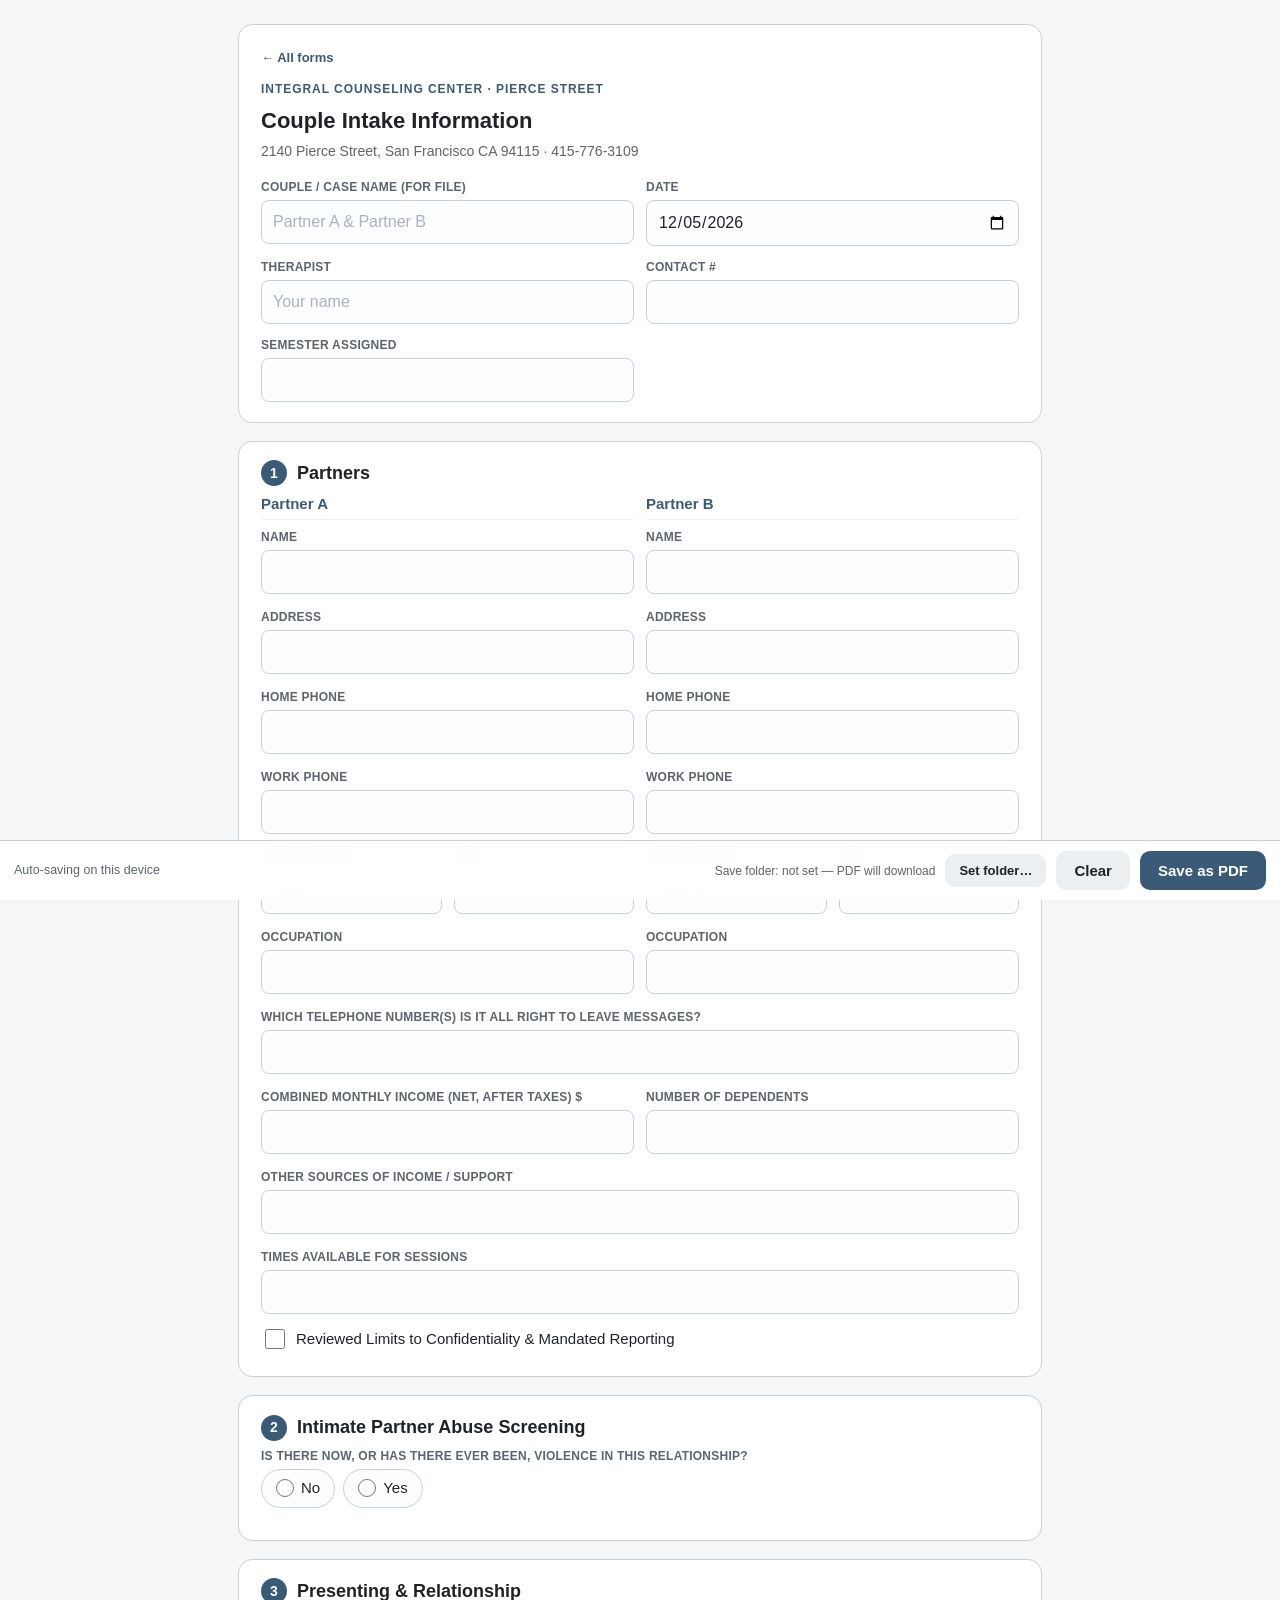
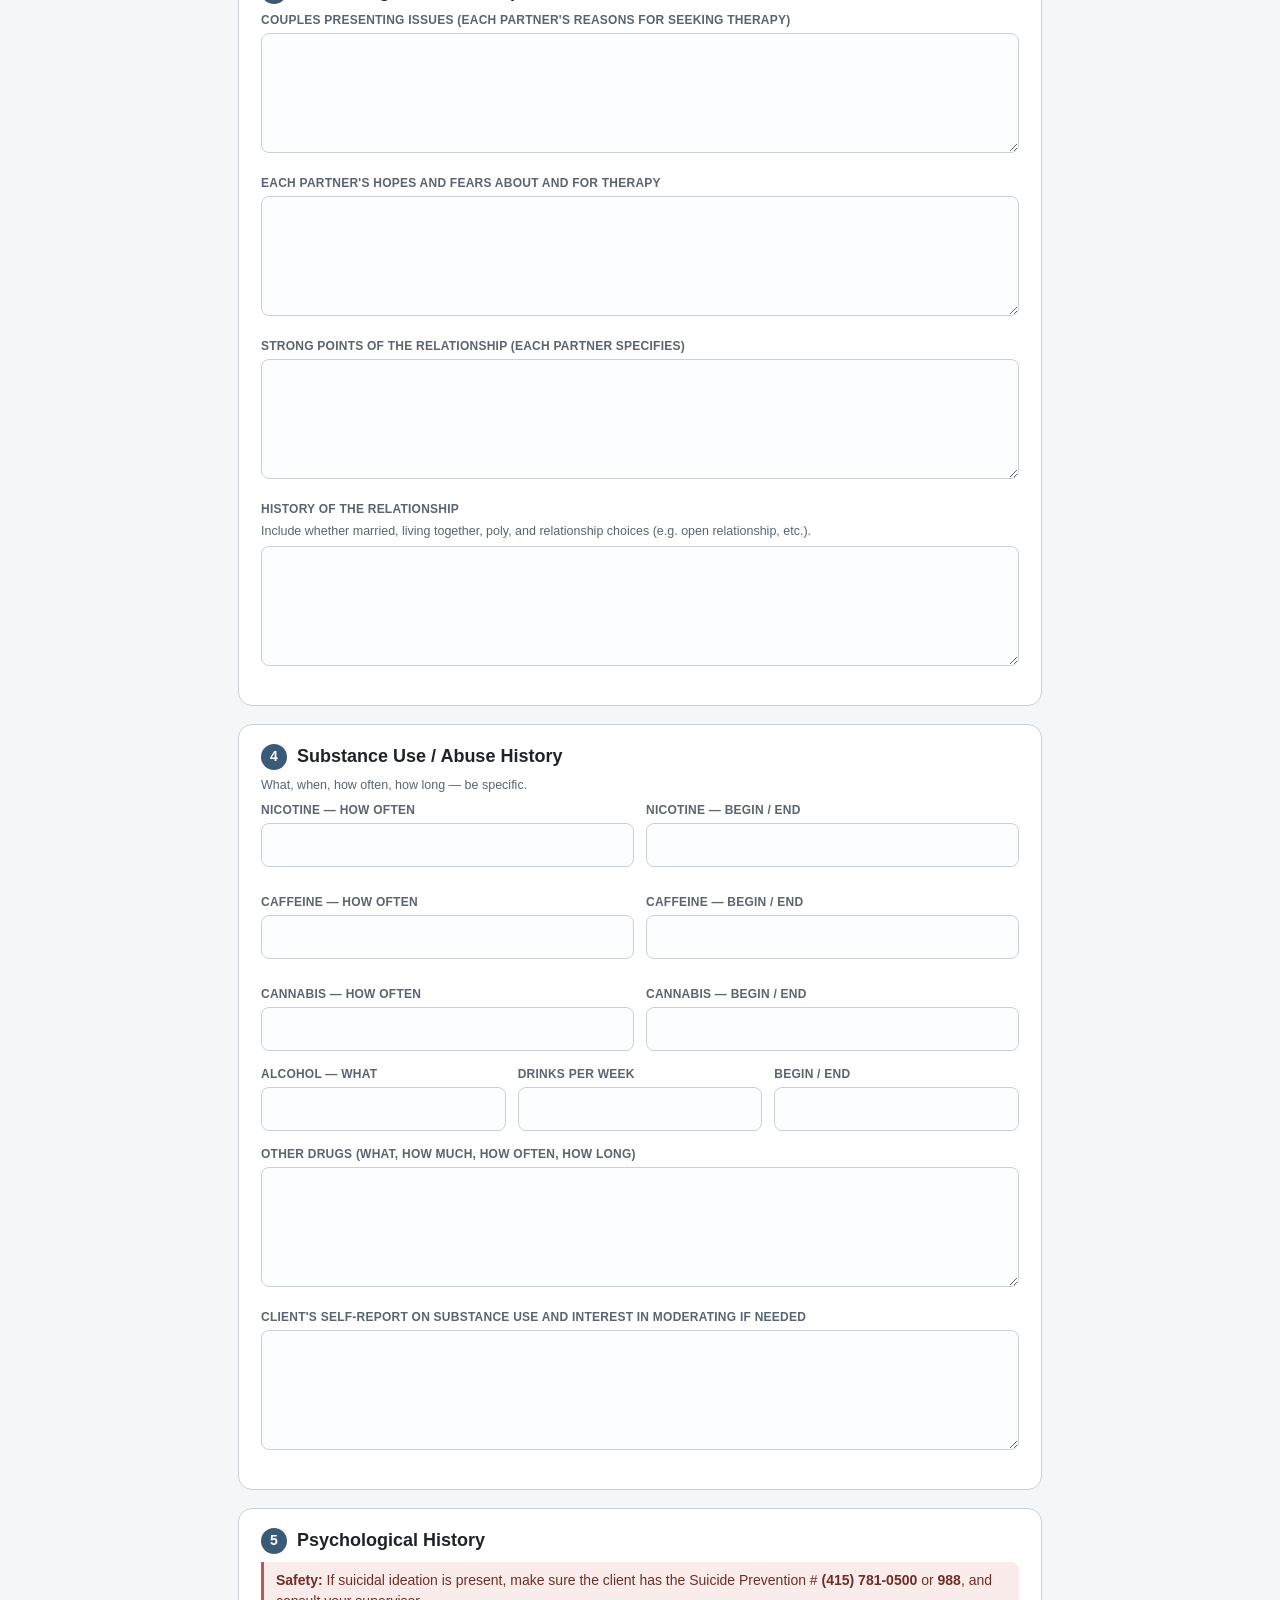
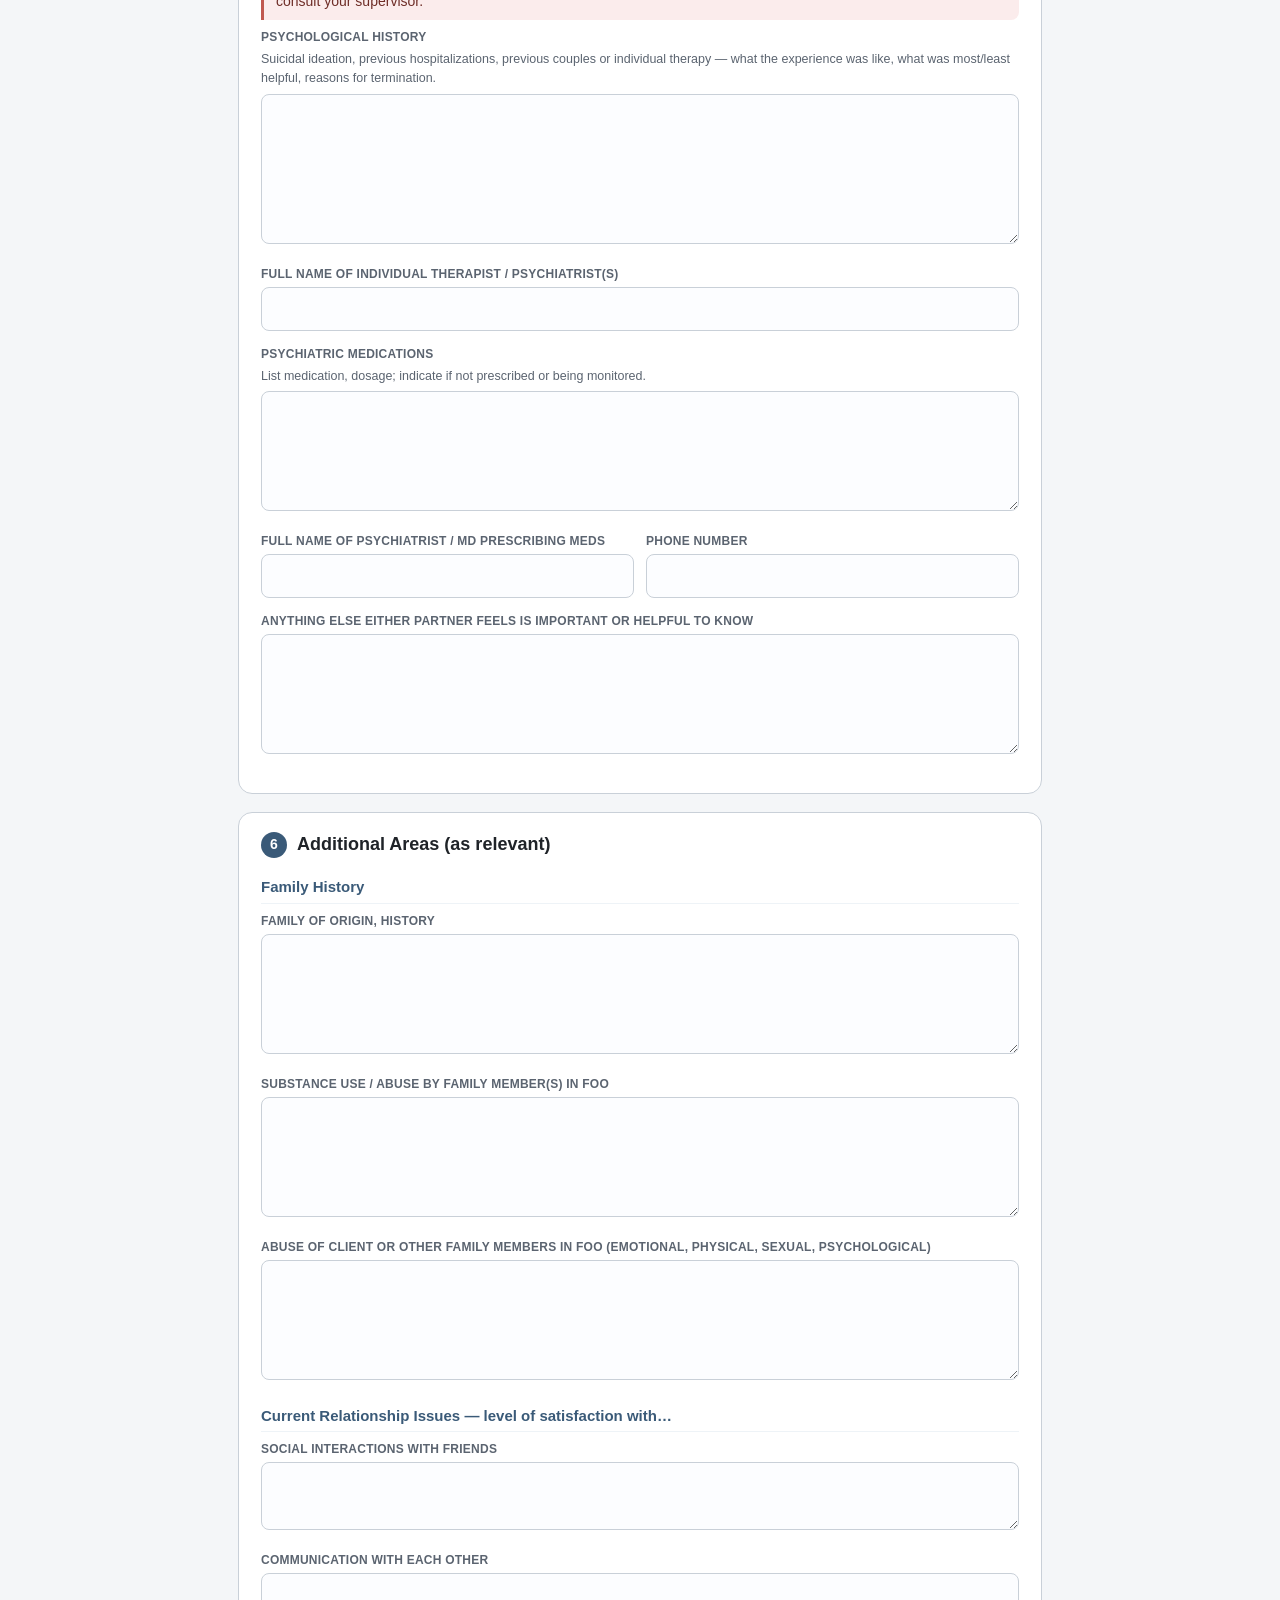
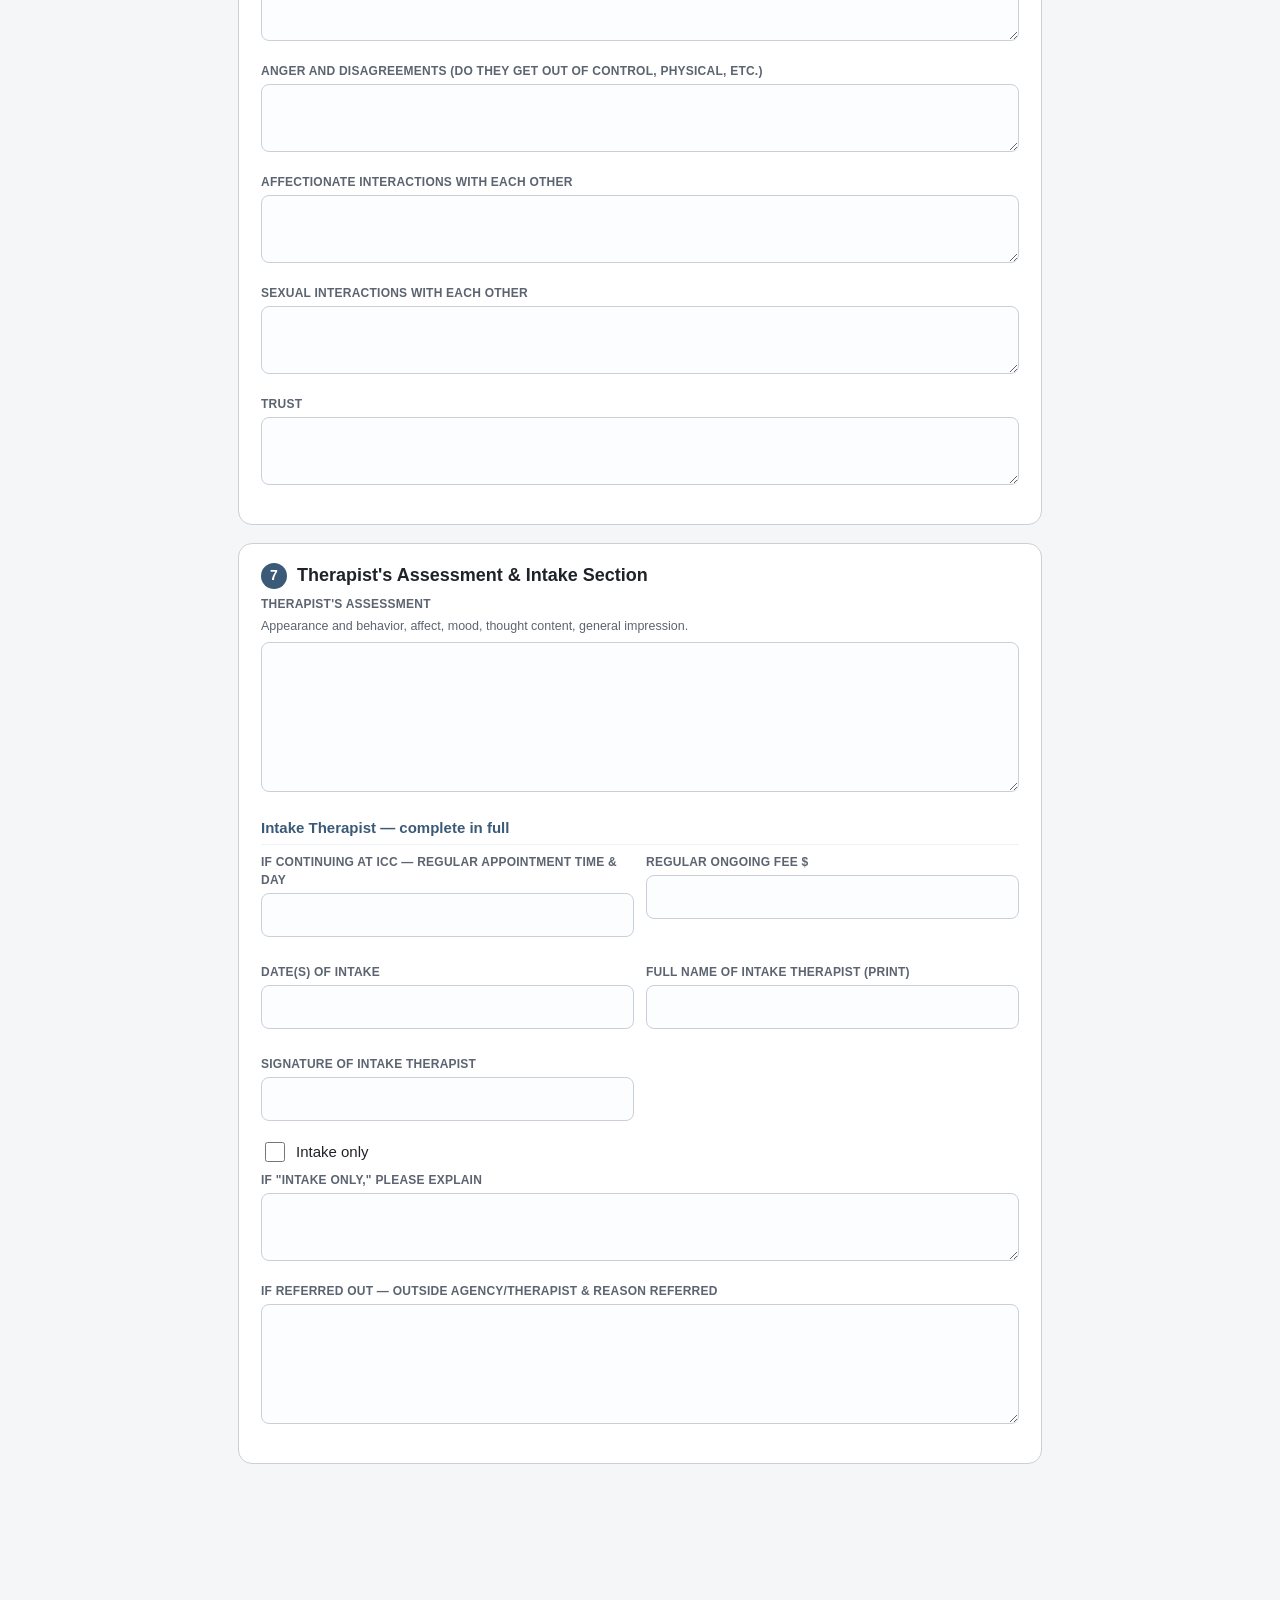
<file: couple.html>
<!DOCTYPE html>
<html lang="en">
<head>
<meta charset="utf-8">
<meta name="viewport" content="width=device-width, initial-scale=1.0">
<meta http-equiv="Content-Security-Policy" content="default-src 'self'; script-src 'self'; style-src 'self' 'unsafe-inline'; img-src 'self' data:; connect-src 'none'; base-uri 'none'; form-action 'none'">
<title>Couple Intake Form · Pierce St ICC</title>
<link rel="stylesheet" href="assets/clinic.css">
</head>
<body>
<div class="wrap">

  <header class="doc">
    <a class="backlink" href="index.html">← All forms</a>
    <div class="eyebrow">Integral Counseling Center · Pierce Street</div>
    <h1>Couple Intake Information</h1>
    <div class="sub">2140 Pierce Street, San Francisco CA 94115 · 415-776-3109</div>
    <div class="topgrid">
      <div><label class="lab">Couple / case name (for file)</label><input type="text" class="sm" id="f_client" data-field placeholder="Partner A &amp; Partner B"></div>
      <div><label class="lab">Date</label><input type="date" class="sm" id="f_date" data-field data-default="today"></div>
      <div><label class="lab">Therapist</label><input type="text" class="sm" id="f_therapist" data-field placeholder="Your name"></div>
      <div><label class="lab">Contact #</label><input type="text" class="sm" id="cp_contact" data-field></div>
      <div><label class="lab">Semester Assigned</label><input type="text" class="sm" id="cp_sem" data-field></div>
    </div>
  </header>

  <!-- PARTNERS -->
  <section class="card">
    <div class="step"><span class="stepnum">1</span><h2>Partners</h2></div>
    <div class="two">
      <div>
        <h3 style="margin-top:0;">Partner A</h3>
        <div class="field-block"><label class="lab">Name</label><input type="text" class="sm" id="a_name" data-field></div>
        <div class="field-block"><label class="lab">Address</label><input type="text" class="sm" id="a_addr" data-field></div>
        <div class="field-block"><label class="lab">Home Phone</label><input type="tel" class="sm" id="a_home" data-field></div>
        <div class="field-block"><label class="lab">Work Phone</label><input type="tel" class="sm" id="a_work" data-field></div>
        <div class="two">
          <div class="field-block"><label class="lab">Date of Birth</label><input type="text" class="sm" id="a_dob" data-field placeholder="MM/DD/YYYY"></div>
          <div class="field-block"><label class="lab">Age</label><input type="text" class="sm" id="a_age" data-field data-age-of="a_dob"></div>
        </div>
        <div class="field-block"><label class="lab">Occupation</label><input type="text" class="sm" id="a_occ" data-field></div>
      </div>
      <div>
        <h3 style="margin-top:0;">Partner B</h3>
        <div class="field-block"><label class="lab">Name</label><input type="text" class="sm" id="b_name" data-field></div>
        <div class="field-block"><label class="lab">Address</label><input type="text" class="sm" id="b_addr" data-field></div>
        <div class="field-block"><label class="lab">Home Phone</label><input type="tel" class="sm" id="b_home" data-field></div>
        <div class="field-block"><label class="lab">Work Phone</label><input type="tel" class="sm" id="b_work" data-field></div>
        <div class="two">
          <div class="field-block"><label class="lab">Date of Birth</label><input type="text" class="sm" id="b_dob" data-field placeholder="MM/DD/YYYY"></div>
          <div class="field-block"><label class="lab">Age</label><input type="text" class="sm" id="b_age" data-field data-age-of="b_dob"></div>
        </div>
        <div class="field-block"><label class="lab">Occupation</label><input type="text" class="sm" id="b_occ" data-field></div>
      </div>
    </div>
    <div class="field-block"><label class="lab">Which telephone number(s) is it all right to leave messages?</label><input type="text" class="sm" id="cp_messages" data-field></div>
    <div class="two">
      <div class="field-block"><label class="lab">Combined monthly income (net, after taxes) $</label><input type="text" class="sm" id="cp_income" data-field></div>
      <div class="field-block"><label class="lab">Number of Dependents</label><input type="text" class="sm" id="cp_deps" data-field></div>
    </div>
    <div class="field-block"><label class="lab">Other sources of income / support</label><input type="text" class="sm" id="cp_income2" data-field></div>
    <div class="field-block"><label class="lab">Times available for sessions</label><input type="text" class="sm" id="cp_avail" data-field></div>
    <div class="chk"><input type="checkbox" id="cp_conf" data-field><label for="cp_conf">Reviewed Limits to Confidentiality &amp; Mandated Reporting</label></div>
  </section>

  <!-- IPV SCREENING -->
  <section class="card">
    <div class="step"><span class="stepnum">2</span><h2>Intimate Partner Abuse Screening</h2></div>
    <div class="field-block"><label class="lab">Is there now, or has there ever been, violence in this relationship?</label>
      <div class="radiorow">
        <label><input type="radio" name="q_ipv" value="No" data-field><span>No</span></label>
        <label><input type="radio" name="q_ipv" value="Yes" data-field><span>Yes</span></label>
      </div>
      <div class="reveal" data-show-when="q_ipv:Yes" hidden>
        <div class="warn"><b>Safety screen positive.</b> Note history and current level of violence. Consult your supervisor about whether conjoint therapy is appropriate and about safety planning.</div>
        <label class="lab">Brief description of history and current level of violence</label>
        <textarea class="lg" id="ipv_desc" data-field></textarea>
      </div>
    </div>
  </section>

  <!-- PRESENTING -->
  <section class="card">
    <div class="step"><span class="stepnum">3</span><h2>Presenting &amp; Relationship</h2></div>
    <div class="field-block"><label class="lab">Couples presenting issues (each partner's reasons for seeking therapy)</label><textarea class="lg" id="cp_presenting" data-field></textarea></div>
    <div class="field-block"><label class="lab">Each partner's hopes and fears about and for therapy</label><textarea class="lg" id="cp_hopes" data-field></textarea></div>
    <div class="field-block"><label class="lab">Strong points of the relationship (each partner specifies)</label><textarea class="lg" id="cp_strong" data-field></textarea></div>
    <div class="field-block"><label class="lab">History of the relationship</label>
      <small class="hint">Include whether married, living together, poly, and relationship choices (e.g. open relationship, etc.).</small>
      <textarea class="lg" id="cp_history" data-field></textarea></div>
  </section>

  <!-- SUBSTANCE -->
  <section class="card">
    <div class="step"><span class="stepnum">4</span><h2>Substance Use / Abuse History</h2></div>
    <small class="hint">What, when, how often, how long — be specific.</small>
    <div class="two">
      <div class="field-block"><label class="lab">Nicotine — how often</label><input type="text" class="sm" id="cp_nic" data-field></div>
      <div class="field-block"><label class="lab">Nicotine — begin / end</label><input type="text" class="sm" id="cp_nic2" data-field></div>
      <div class="field-block"><label class="lab">Caffeine — how often</label><input type="text" class="sm" id="cp_caf" data-field></div>
      <div class="field-block"><label class="lab">Caffeine — begin / end</label><input type="text" class="sm" id="cp_caf2" data-field></div>
      <div class="field-block"><label class="lab">Cannabis — how often</label><input type="text" class="sm" id="cp_can" data-field></div>
      <div class="field-block"><label class="lab">Cannabis — begin / end</label><input type="text" class="sm" id="cp_can2" data-field></div>
    </div>
    <div class="three">
      <div class="field-block"><label class="lab">Alcohol — what</label><input type="text" class="sm" id="cp_alc_what" data-field></div>
      <div class="field-block"><label class="lab">Drinks per week</label><input type="text" class="sm" id="cp_alc_much" data-field></div>
      <div class="field-block"><label class="lab">Begin / end</label><input type="text" class="sm" id="cp_alc_be" data-field></div>
    </div>
    <div class="field-block"><label class="lab">Other drugs (what, how much, how often, how long)</label><textarea class="lg" id="cp_drugs" data-field></textarea></div>
    <div class="field-block"><label class="lab">Client's self-report on substance use and interest in moderating if needed</label><textarea class="lg" id="cp_moderating" data-field></textarea></div>
  </section>

  <!-- PSYCH -->
  <section class="card">
    <div class="step"><span class="stepnum">5</span><h2>Psychological History</h2></div>
    <div class="warn"><b>Safety:</b> If suicidal ideation is present, make sure the client has the Suicide Prevention # <b>(415) 781-0500</b> or <b>988</b>, and consult your supervisor.</div>
    <div class="field-block"><label class="lab">Psychological history</label>
      <small class="hint">Suicidal ideation, previous hospitalizations, previous couples or individual therapy — what the experience was like, what was most/least helpful, reasons for termination.</small>
      <textarea class="xl" id="cp_psychhx" data-field></textarea></div>
    <div class="field-block"><label class="lab">Full name of individual therapist / psychiatrist(s)</label><input type="text" class="sm" id="cp_indtherapist" data-field></div>
    <div class="field-block"><label class="lab">Psychiatric medications</label>
      <small class="hint">List medication, dosage; indicate if not prescribed or being monitored.</small>
      <textarea class="lg" id="cp_meds" data-field></textarea></div>
    <div class="two">
      <div class="field-block"><label class="lab">Full name of Psychiatrist / MD prescribing meds</label><input type="text" class="sm" id="cp_md" data-field></div>
      <div class="field-block"><label class="lab">Phone Number</label><input type="tel" class="sm" id="cp_mdphone" data-field></div>
    </div>
    <div class="field-block"><label class="lab">Anything else either partner feels is important or helpful to know</label><textarea class="lg" id="cp_else" data-field></textarea></div>
  </section>

  <!-- ADDITIONAL AREAS -->
  <section class="card">
    <div class="step"><span class="stepnum">6</span><h2>Additional Areas (as relevant)</h2></div>
    <h3>Family History</h3>
    <div class="field-block"><label class="lab">Family of origin, history</label><textarea class="lg" id="cp_foo" data-field></textarea></div>
    <div class="field-block"><label class="lab">Substance use / abuse by family member(s) in FOO</label><textarea class="lg" id="cp_foo_substance" data-field></textarea></div>
    <div class="field-block"><label class="lab">Abuse of client or other family members in FOO (emotional, physical, sexual, psychological)</label><textarea class="lg" id="cp_foo_abuse" data-field></textarea></div>
    <h3>Current Relationship Issues — level of satisfaction with…</h3>
    <div class="field-block"><label class="lab">Social interactions with friends</label><textarea class="sm" id="cp_sat_social" data-field></textarea></div>
    <div class="field-block"><label class="lab">Communication with each other</label><textarea class="sm" id="cp_sat_comm" data-field></textarea></div>
    <div class="field-block"><label class="lab">Anger and disagreements (do they get out of control, physical, etc.)</label><textarea class="sm" id="cp_sat_anger" data-field></textarea></div>
    <div class="field-block"><label class="lab">Affectionate interactions with each other</label><textarea class="sm" id="cp_sat_affection" data-field></textarea></div>
    <div class="field-block"><label class="lab">Sexual interactions with each other</label><textarea class="sm" id="cp_sat_sex" data-field></textarea></div>
    <div class="field-block"><label class="lab">Trust</label><textarea class="sm" id="cp_sat_trust" data-field></textarea></div>
  </section>

  <!-- THERAPIST -->
  <section class="card">
    <div class="step"><span class="stepnum">7</span><h2>Therapist's Assessment &amp; Intake Section</h2></div>
    <div class="field-block"><label class="lab">Therapist's assessment</label>
      <small class="hint">Appearance and behavior, affect, mood, thought content, general impression.</small>
      <textarea class="xl" id="cp_assess" data-field></textarea></div>
    <h3>Intake Therapist — complete in full</h3>
    <div class="two">
      <div class="field-block"><label class="lab">If continuing at ICC — regular appointment time &amp; day</label><input type="text" class="sm" id="cp_appt" data-field></div>
      <div class="field-block"><label class="lab">Regular ongoing fee $</label><input type="text" class="sm" id="cp_fee" data-field></div>
      <div class="field-block"><label class="lab">Date(s) of intake</label><input type="text" class="sm" id="cp_idate" data-field></div>
      <div class="field-block"><label class="lab">Full name of intake therapist (print)</label><input type="text" class="sm" id="cp_tname" data-field></div>
      <div class="field-block full"><label class="lab">Signature of intake therapist</label><input type="text" class="sm" id="cp_sig" data-field></div>
    </div>
    <div class="chk"><input type="checkbox" id="cp_intakeonly" data-field><label for="cp_intakeonly">Intake only</label></div>
    <div class="field-block"><label class="lab">If "intake only," please explain</label><textarea class="sm" id="cp_intakeexp" data-field></textarea></div>
    <div class="field-block"><label class="lab">If referred out — outside agency/therapist &amp; reason referred</label><textarea class="lg" id="cp_referout" data-field></textarea></div>
  </section>

</div>

<div class="bar">
  <span class="status" id="status">Auto-saving on this device</span>
  <span class="folder">Save folder: <span id="folderLabel">not set — PDF will download</span></span>
  <button class="btn-folder" id="folderBtn" type="button">Set folder…</button>
  <button class="btn-clear" id="clearBtn" type="button">Clear</button>
  <button class="btn-pdf" id="pdfBtn" type="button">Save as PDF</button>
</div>

<script src="vendor/jspdf.umd.min.js"></script>
<script src="assets/pdf.js"></script>
<script src="data/couple-schema.js"></script>
<script src="assets/forms.js"></script>
</body>
</html>
</file>
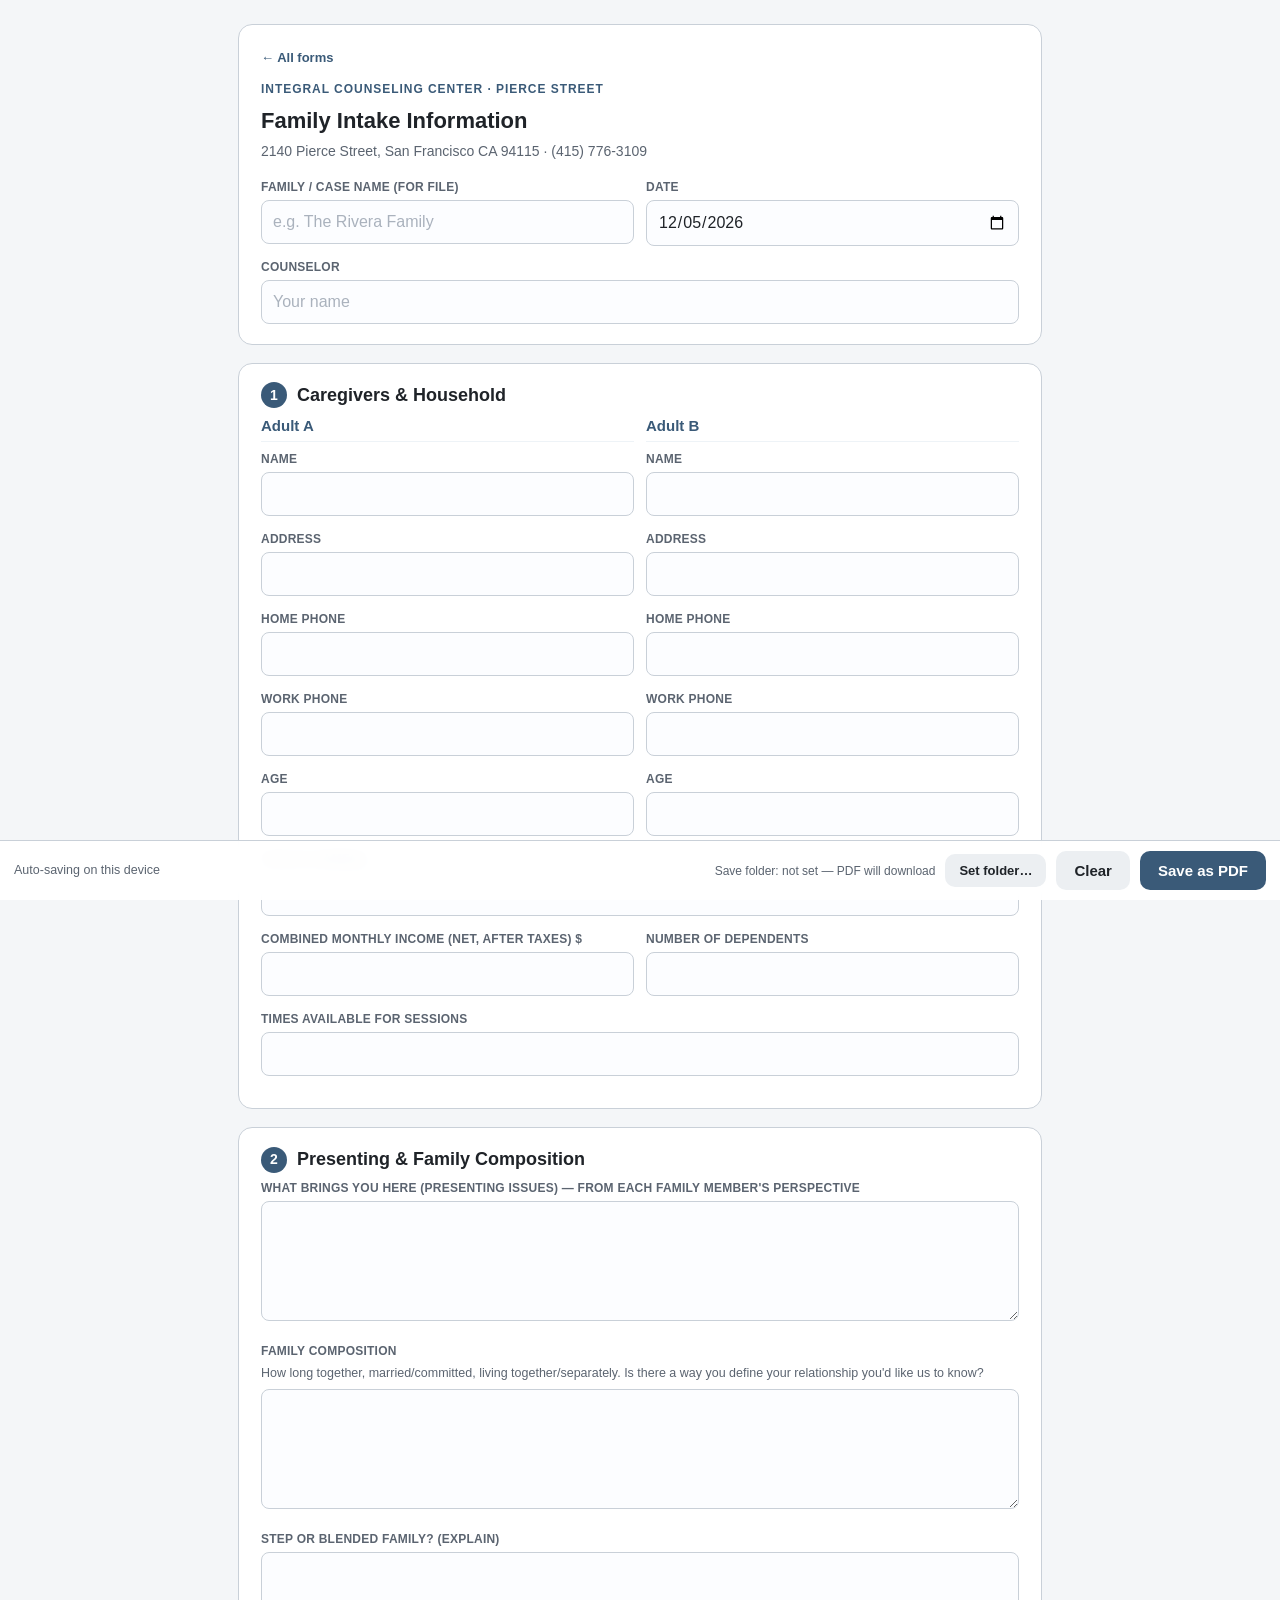
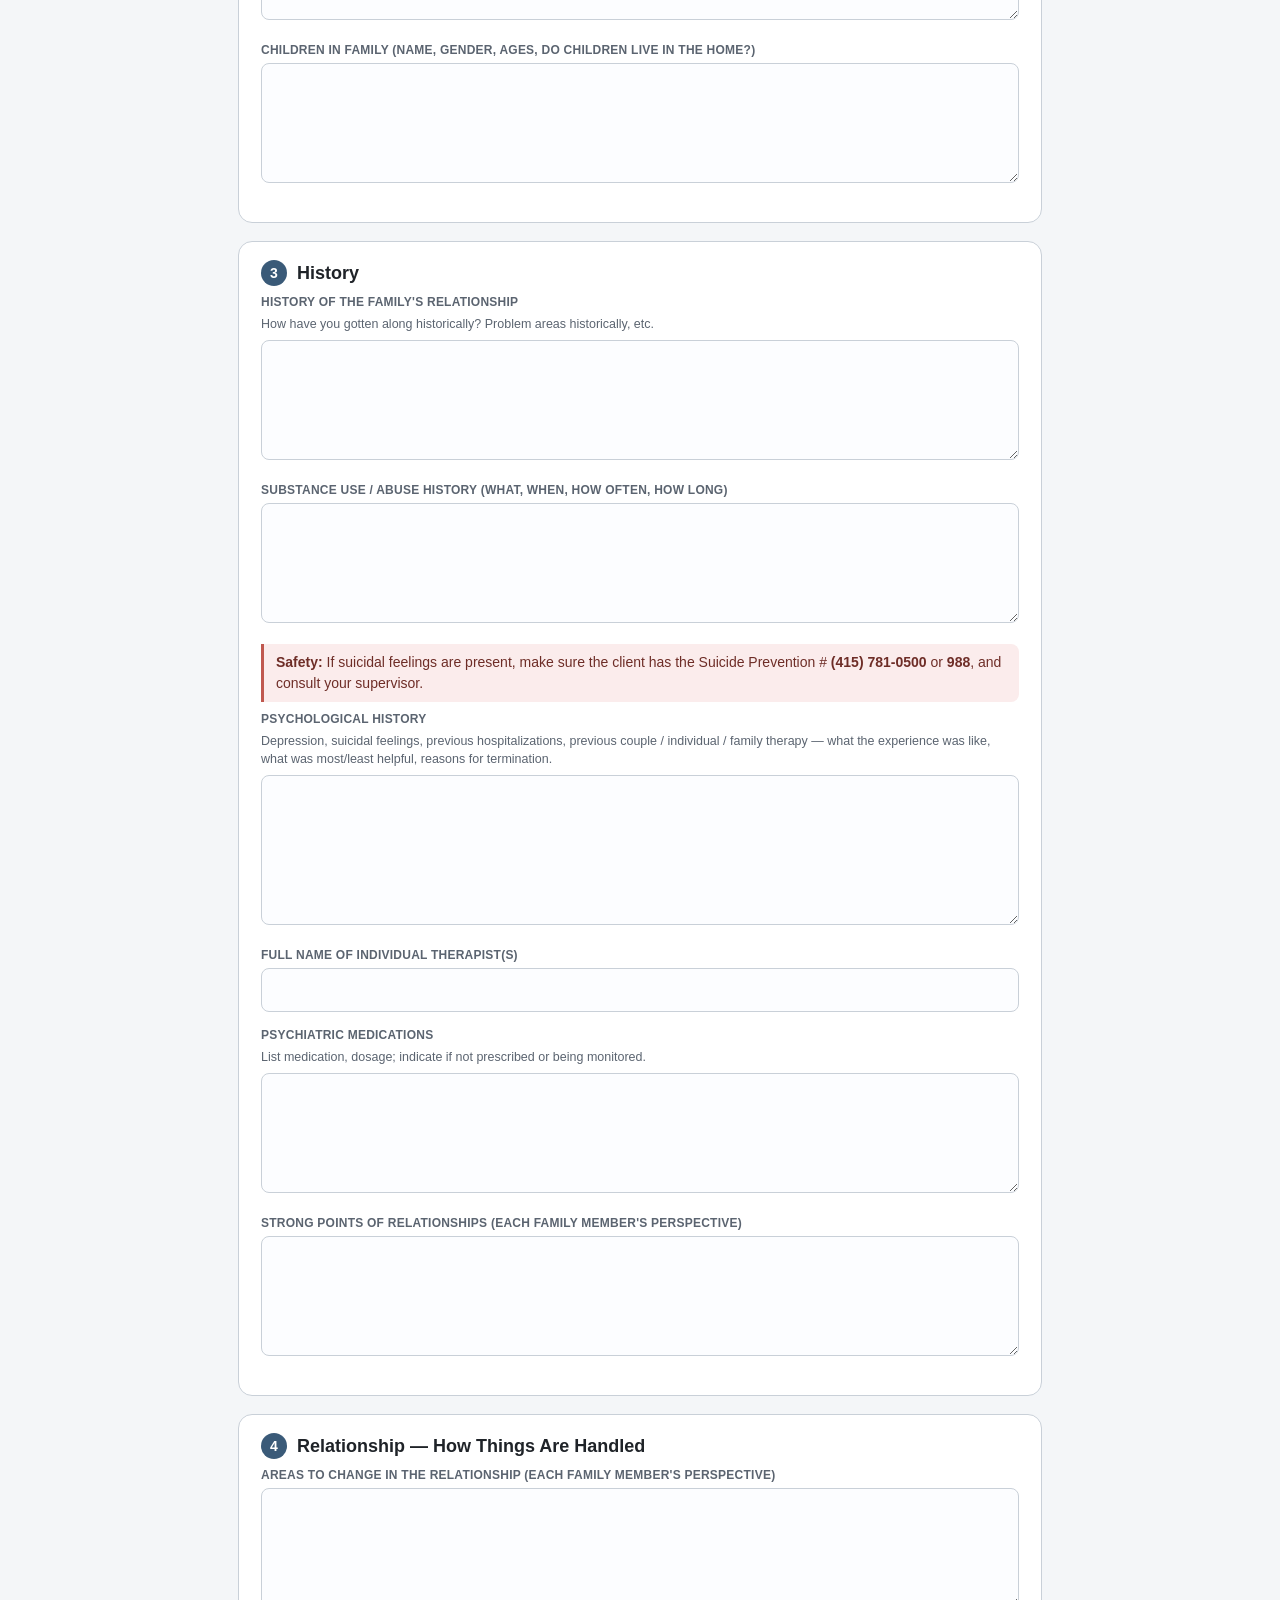
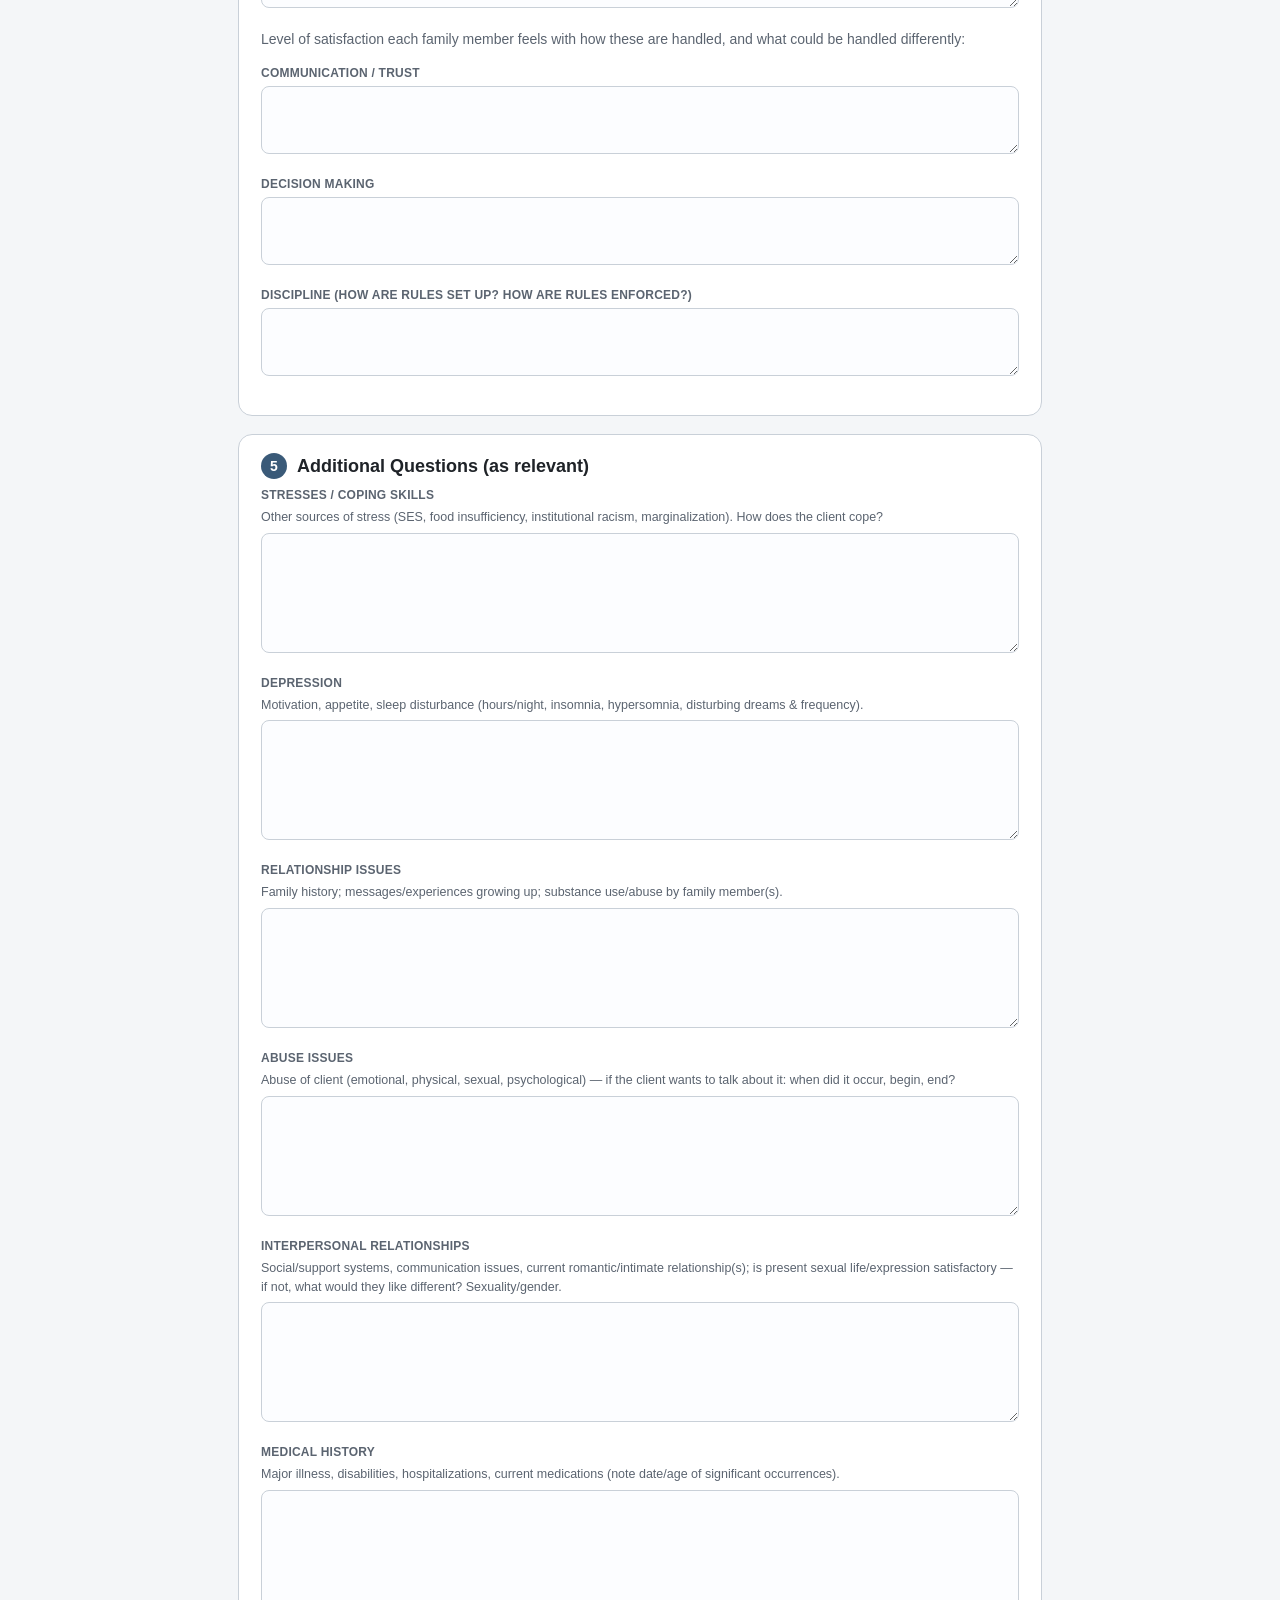
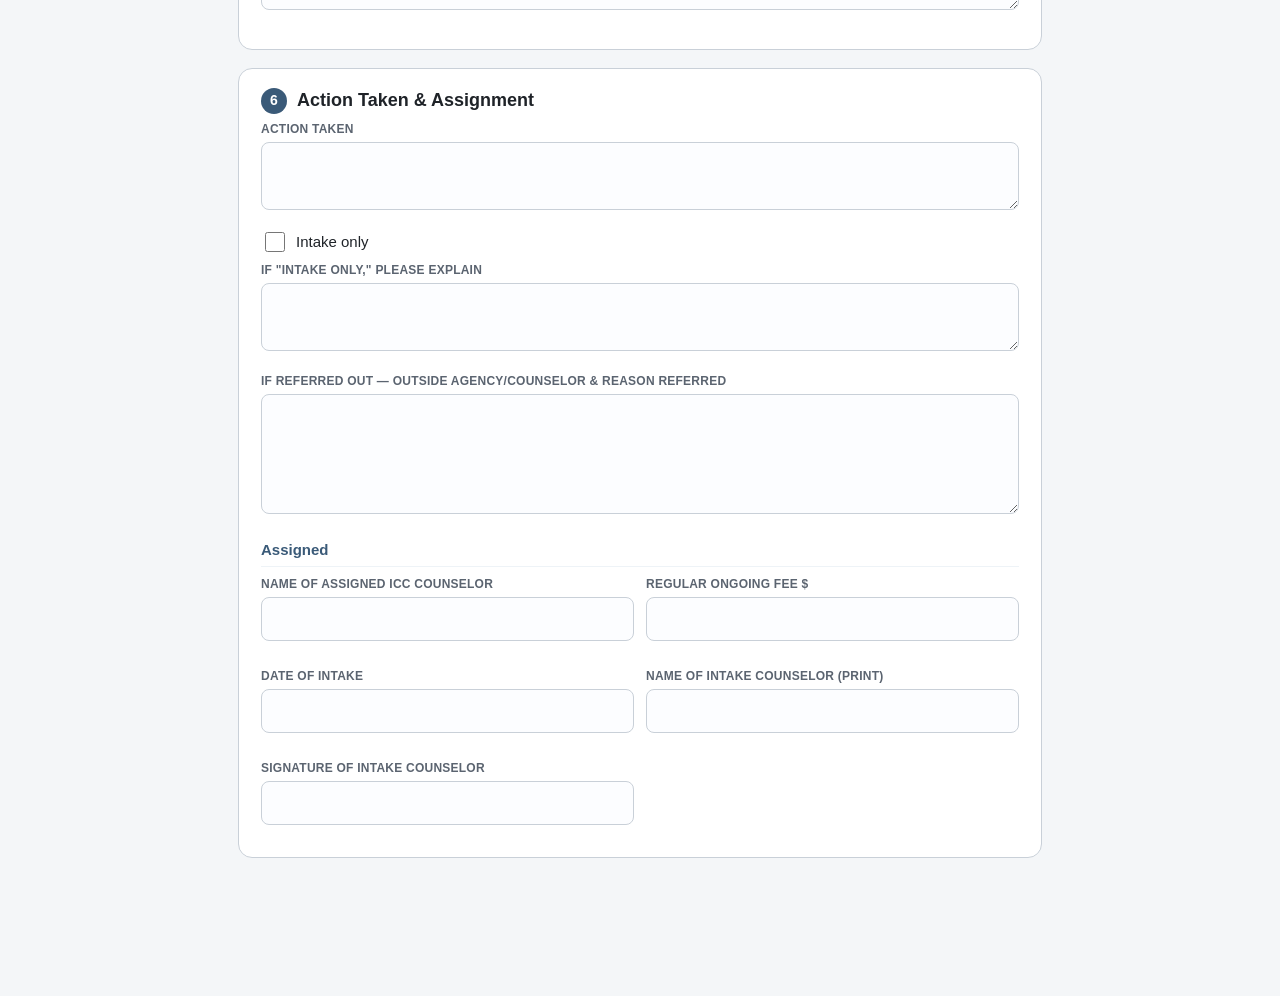
<file: family.html>
<!DOCTYPE html>
<html lang="en">
<head>
<meta charset="utf-8">
<meta name="viewport" content="width=device-width, initial-scale=1.0">
<meta http-equiv="Content-Security-Policy" content="default-src 'self'; script-src 'self'; style-src 'self' 'unsafe-inline'; img-src 'self' data:; connect-src 'none'; base-uri 'none'; form-action 'none'">
<title>Family Intake Form · Pierce St ICC</title>
<link rel="stylesheet" href="assets/clinic.css">
</head>
<body>
<div class="wrap">

  <header class="doc">
    <a class="backlink" href="index.html">← All forms</a>
    <div class="eyebrow">Integral Counseling Center · Pierce Street</div>
    <h1>Family Intake Information</h1>
    <div class="sub">2140 Pierce Street, San Francisco CA 94115 · (415) 776-3109</div>
    <div class="topgrid">
      <div><label class="lab">Family / case name (for file)</label><input type="text" class="sm" id="f_client" data-field placeholder="e.g. The Rivera Family"></div>
      <div><label class="lab">Date</label><input type="date" class="sm" id="f_date" data-field data-default="today"></div>
      <div class="full"><label class="lab">Counselor</label><input type="text" class="sm" id="f_therapist" data-field placeholder="Your name"></div>
    </div>
  </header>

  <!-- CAREGIVERS -->
  <section class="card">
    <div class="step"><span class="stepnum">1</span><h2>Caregivers &amp; Household</h2></div>
    <div class="two">
      <div>
        <h3 style="margin-top:0;">Adult A</h3>
        <div class="field-block"><label class="lab">Name</label><input type="text" class="sm" id="a_name" data-field></div>
        <div class="field-block"><label class="lab">Address</label><input type="text" class="sm" id="a_addr" data-field></div>
        <div class="field-block"><label class="lab">Home Phone</label><input type="tel" class="sm" id="a_home" data-field></div>
        <div class="field-block"><label class="lab">Work Phone</label><input type="tel" class="sm" id="a_work" data-field></div>
        <div class="field-block"><label class="lab">Age</label><input type="text" class="sm" id="a_age" data-field></div>
      </div>
      <div>
        <h3 style="margin-top:0;">Adult B</h3>
        <div class="field-block"><label class="lab">Name</label><input type="text" class="sm" id="b_name" data-field></div>
        <div class="field-block"><label class="lab">Address</label><input type="text" class="sm" id="b_addr" data-field></div>
        <div class="field-block"><label class="lab">Home Phone</label><input type="tel" class="sm" id="b_home" data-field></div>
        <div class="field-block"><label class="lab">Work Phone</label><input type="tel" class="sm" id="b_work" data-field></div>
        <div class="field-block"><label class="lab">Age</label><input type="text" class="sm" id="b_age" data-field></div>
      </div>
    </div>
    <div class="field-block"><label class="lab">Child's name(s)</label><input type="text" class="sm" id="fm_children_names" data-field></div>
    <div class="two">
      <div class="field-block"><label class="lab">Combined monthly income (net, after taxes) $</label><input type="text" class="sm" id="fm_income" data-field></div>
      <div class="field-block"><label class="lab">Number of Dependents</label><input type="text" class="sm" id="fm_deps" data-field></div>
    </div>
    <div class="field-block"><label class="lab">Times available for sessions</label><input type="text" class="sm" id="fm_avail" data-field></div>
  </section>

  <!-- PRESENTING / COMPOSITION -->
  <section class="card">
    <div class="step"><span class="stepnum">2</span><h2>Presenting &amp; Family Composition</h2></div>
    <div class="field-block"><label class="lab">What brings you here (presenting issues) — from each family member's perspective</label><textarea class="lg" id="fm_presenting" data-field></textarea></div>
    <div class="field-block"><label class="lab">Family composition</label>
      <small class="hint">How long together, married/committed, living together/separately. Is there a way you define your relationship you'd like us to know?</small>
      <textarea class="lg" id="fm_composition" data-field></textarea></div>
    <div class="field-block"><label class="lab">Step or blended family? (explain)</label><textarea class="sm" id="fm_blended" data-field></textarea></div>
    <div class="field-block"><label class="lab">Children in family (name, gender, ages, do children live in the home?)</label><textarea class="lg" id="fm_children" data-field></textarea></div>
  </section>

  <!-- HISTORY / SUBSTANCE / PSYCH -->
  <section class="card">
    <div class="step"><span class="stepnum">3</span><h2>History</h2></div>
    <div class="field-block"><label class="lab">History of the family's relationship</label>
      <small class="hint">How have you gotten along historically? Problem areas historically, etc.</small>
      <textarea class="lg" id="fm_history" data-field></textarea></div>
    <div class="field-block"><label class="lab">Substance use / abuse history (what, when, how often, how long)</label><textarea class="lg" id="fm_substance" data-field></textarea></div>
    <div class="warn"><b>Safety:</b> If suicidal feelings are present, make sure the client has the Suicide Prevention # <b>(415) 781-0500</b> or <b>988</b>, and consult your supervisor.</div>
    <div class="field-block"><label class="lab">Psychological history</label>
      <small class="hint">Depression, suicidal feelings, previous hospitalizations, previous couple / individual / family therapy — what the experience was like, what was most/least helpful, reasons for termination.</small>
      <textarea class="xl" id="fm_psychhx" data-field></textarea></div>
    <div class="field-block"><label class="lab">Full name of individual therapist(s)</label><input type="text" class="sm" id="fm_indtherapist" data-field></div>
    <div class="field-block"><label class="lab">Psychiatric medications</label>
      <small class="hint">List medication, dosage; indicate if not prescribed or being monitored.</small>
      <textarea class="lg" id="fm_meds" data-field></textarea></div>
    <div class="field-block"><label class="lab">Strong points of relationships (each family member's perspective)</label><textarea class="lg" id="fm_strong" data-field></textarea></div>
  </section>

  <!-- RELATIONSHIP HANDLING -->
  <section class="card">
    <div class="step"><span class="stepnum">4</span><h2>Relationship — How Things Are Handled</h2></div>
    <div class="field-block"><label class="lab">Areas to change in the relationship (each family member's perspective)</label><textarea class="lg" id="fm_change" data-field></textarea></div>
    <p class="lede" style="margin-left:0;">Level of satisfaction each family member feels with how these are handled, and what could be handled differently:</p>
    <div class="field-block"><label class="lab">Communication / Trust</label><textarea class="sm" id="fm_comm" data-field></textarea></div>
    <div class="field-block"><label class="lab">Decision making</label><textarea class="sm" id="fm_decision" data-field></textarea></div>
    <div class="field-block"><label class="lab">Discipline (How are rules set up? How are rules enforced?)</label><textarea class="sm" id="fm_discipline" data-field></textarea></div>
  </section>

  <!-- ADDITIONAL QUESTIONS -->
  <section class="card">
    <div class="step"><span class="stepnum">5</span><h2>Additional Questions (as relevant)</h2></div>
    <div class="field-block"><label class="lab">Stresses / coping skills</label>
      <small class="hint">Other sources of stress (SES, food insufficiency, institutional racism, marginalization). How does the client cope?</small>
      <textarea class="lg" id="fm_stress" data-field></textarea></div>
    <div class="field-block"><label class="lab">Depression</label>
      <small class="hint">Motivation, appetite, sleep disturbance (hours/night, insomnia, hypersomnia, disturbing dreams &amp; frequency).</small>
      <textarea class="lg" id="fm_depression" data-field></textarea></div>
    <div class="field-block"><label class="lab">Relationship issues</label>
      <small class="hint">Family history; messages/experiences growing up; substance use/abuse by family member(s).</small>
      <textarea class="lg" id="fm_relissues" data-field></textarea></div>
    <div class="field-block"><label class="lab">Abuse issues</label>
      <small class="hint">Abuse of client (emotional, physical, sexual, psychological) — if the client wants to talk about it: when did it occur, begin, end?</small>
      <textarea class="lg" id="fm_abuse" data-field></textarea></div>
    <div class="field-block"><label class="lab">Interpersonal relationships</label>
      <small class="hint">Social/support systems, communication issues, current romantic/intimate relationship(s); is present sexual life/expression satisfactory — if not, what would they like different? Sexuality/gender.</small>
      <textarea class="lg" id="fm_interpersonal" data-field></textarea></div>
    <div class="field-block"><label class="lab">Medical history</label>
      <small class="hint">Major illness, disabilities, hospitalizations, current medications (note date/age of significant occurrences).</small>
      <textarea class="lg" id="fm_medical" data-field></textarea></div>
  </section>

  <!-- ACTION / ASSIGNMENT -->
  <section class="card">
    <div class="step"><span class="stepnum">6</span><h2>Action Taken &amp; Assignment</h2></div>
    <div class="field-block"><label class="lab">Action taken</label><textarea class="sm" id="fm_action" data-field></textarea></div>
    <div class="chk"><input type="checkbox" id="fm_intakeonly" data-field><label for="fm_intakeonly">Intake only</label></div>
    <div class="field-block"><label class="lab">If "intake only," please explain</label><textarea class="sm" id="fm_intakeexp" data-field></textarea></div>
    <div class="field-block"><label class="lab">If referred out — outside agency/counselor &amp; reason referred</label><textarea class="lg" id="fm_referout" data-field></textarea></div>
    <h3>Assigned</h3>
    <div class="two">
      <div class="field-block"><label class="lab">Name of assigned ICC counselor</label><input type="text" class="sm" id="fm_assigned" data-field></div>
      <div class="field-block"><label class="lab">Regular ongoing fee $</label><input type="text" class="sm" id="fm_fee" data-field></div>
      <div class="field-block"><label class="lab">Date of intake</label><input type="text" class="sm" id="fm_idate" data-field></div>
      <div class="field-block"><label class="lab">Name of intake counselor (print)</label><input type="text" class="sm" id="fm_tname" data-field></div>
      <div class="field-block full"><label class="lab">Signature of intake counselor</label><input type="text" class="sm" id="fm_sig" data-field></div>
    </div>
  </section>

</div>

<div class="bar">
  <span class="status" id="status">Auto-saving on this device</span>
  <span class="folder">Save folder: <span id="folderLabel">not set — PDF will download</span></span>
  <button class="btn-folder" id="folderBtn" type="button">Set folder…</button>
  <button class="btn-clear" id="clearBtn" type="button">Clear</button>
  <button class="btn-pdf" id="pdfBtn" type="button">Save as PDF</button>
</div>

<script src="vendor/jspdf.umd.min.js"></script>
<script src="assets/pdf.js"></script>
<script src="data/family-schema.js"></script>
<script src="assets/forms.js"></script>
</body>
</html>
</file>
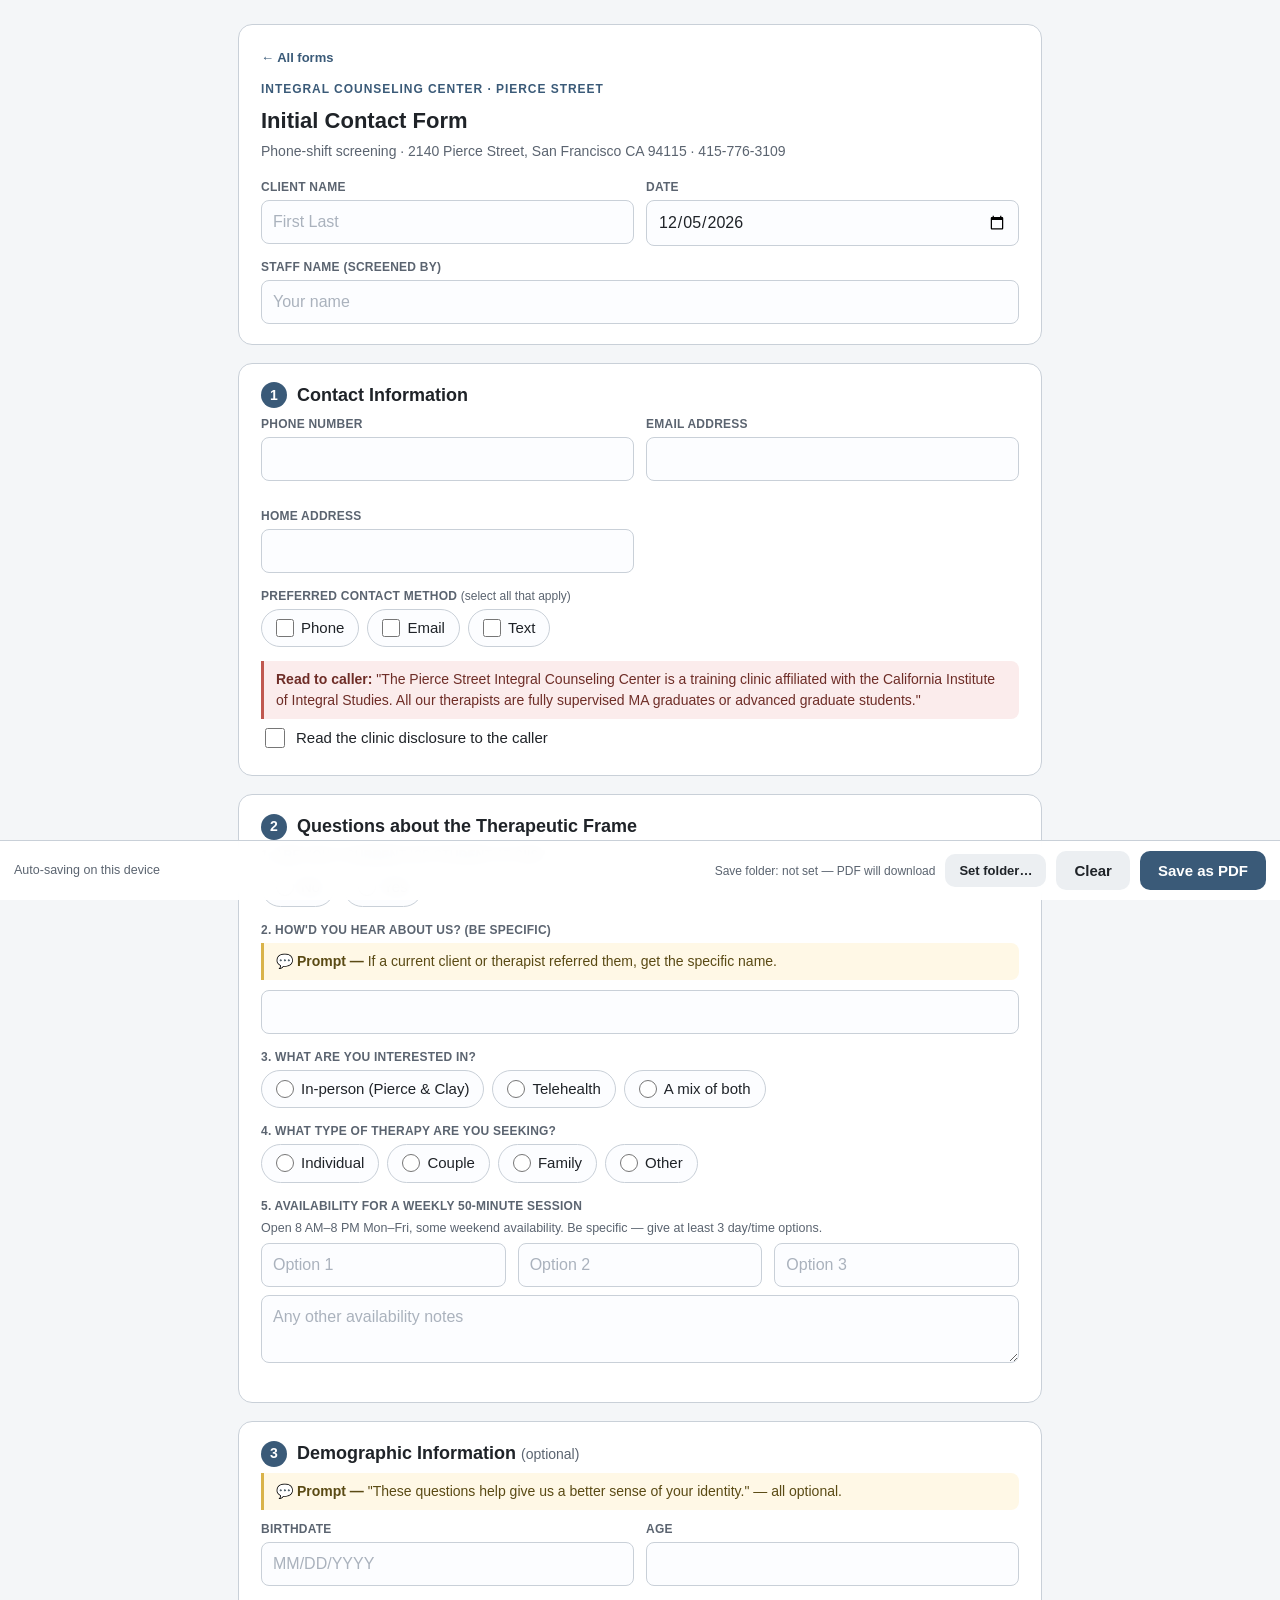
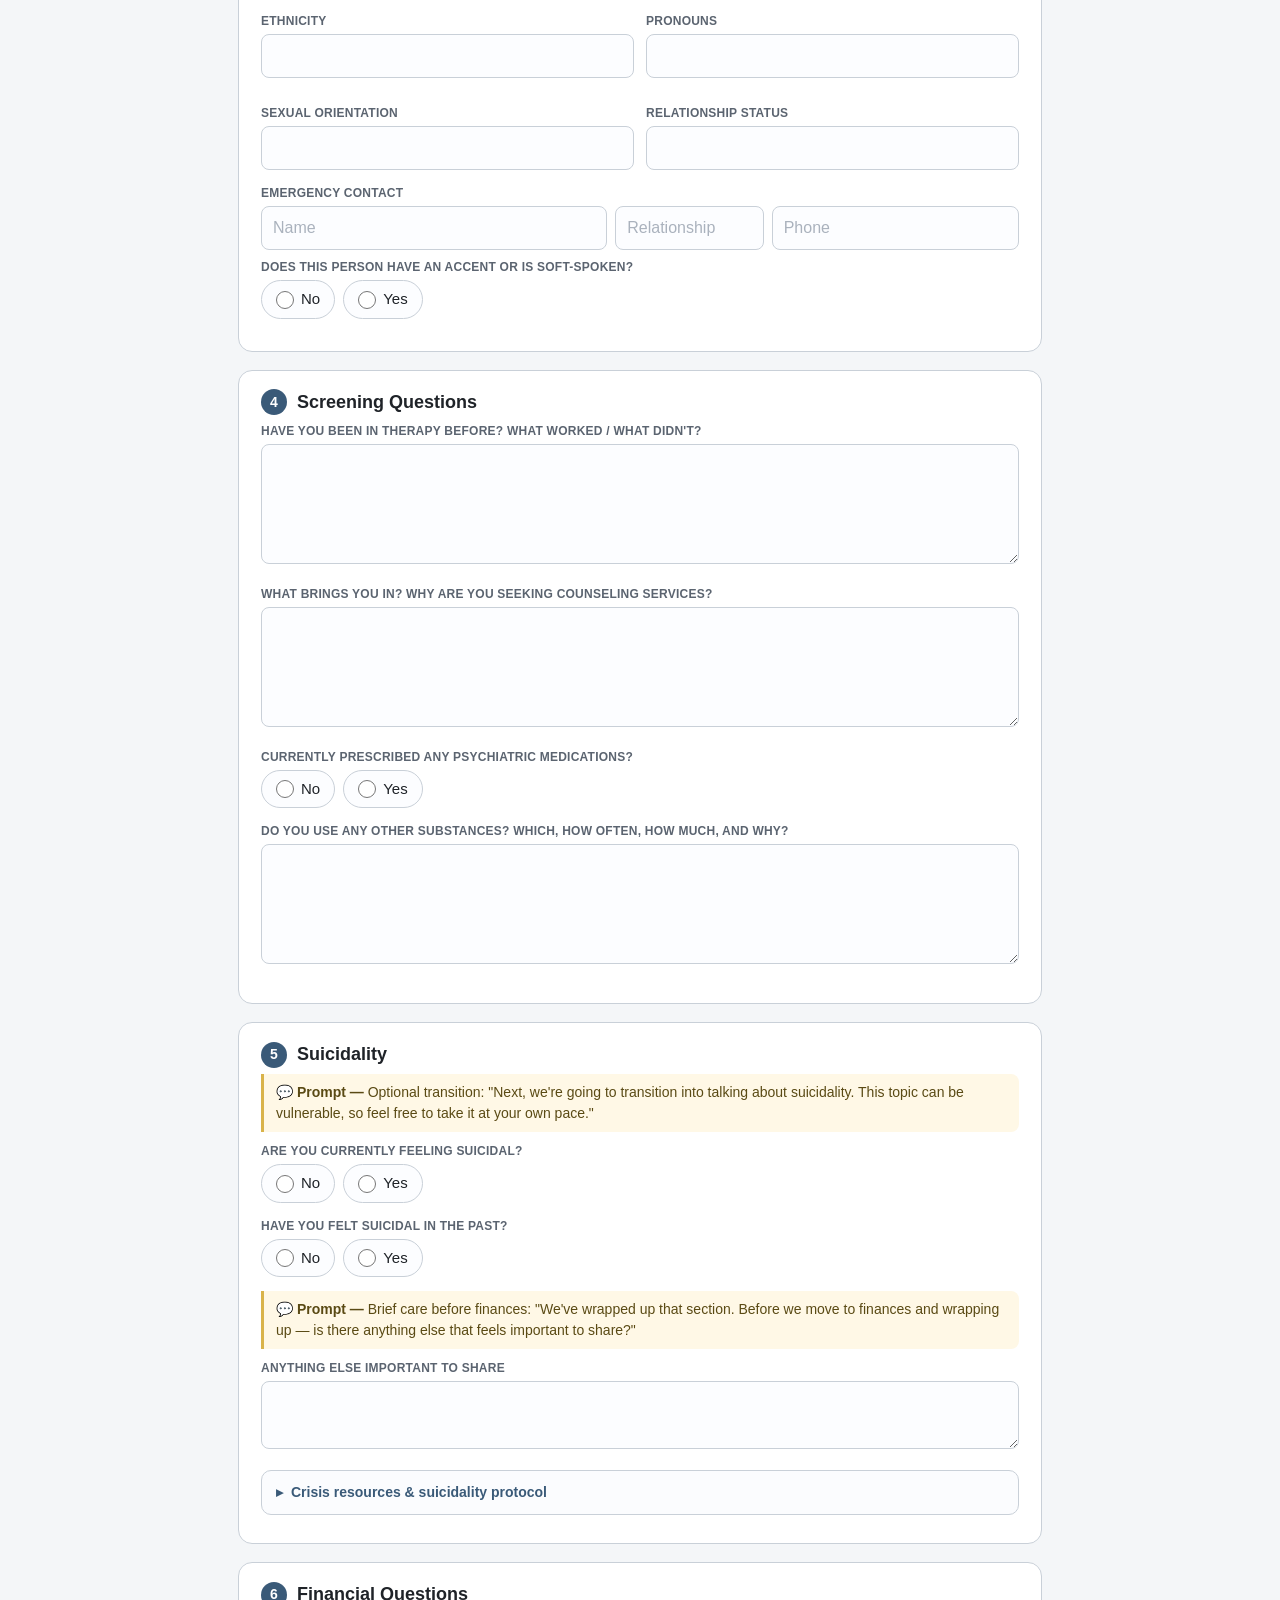
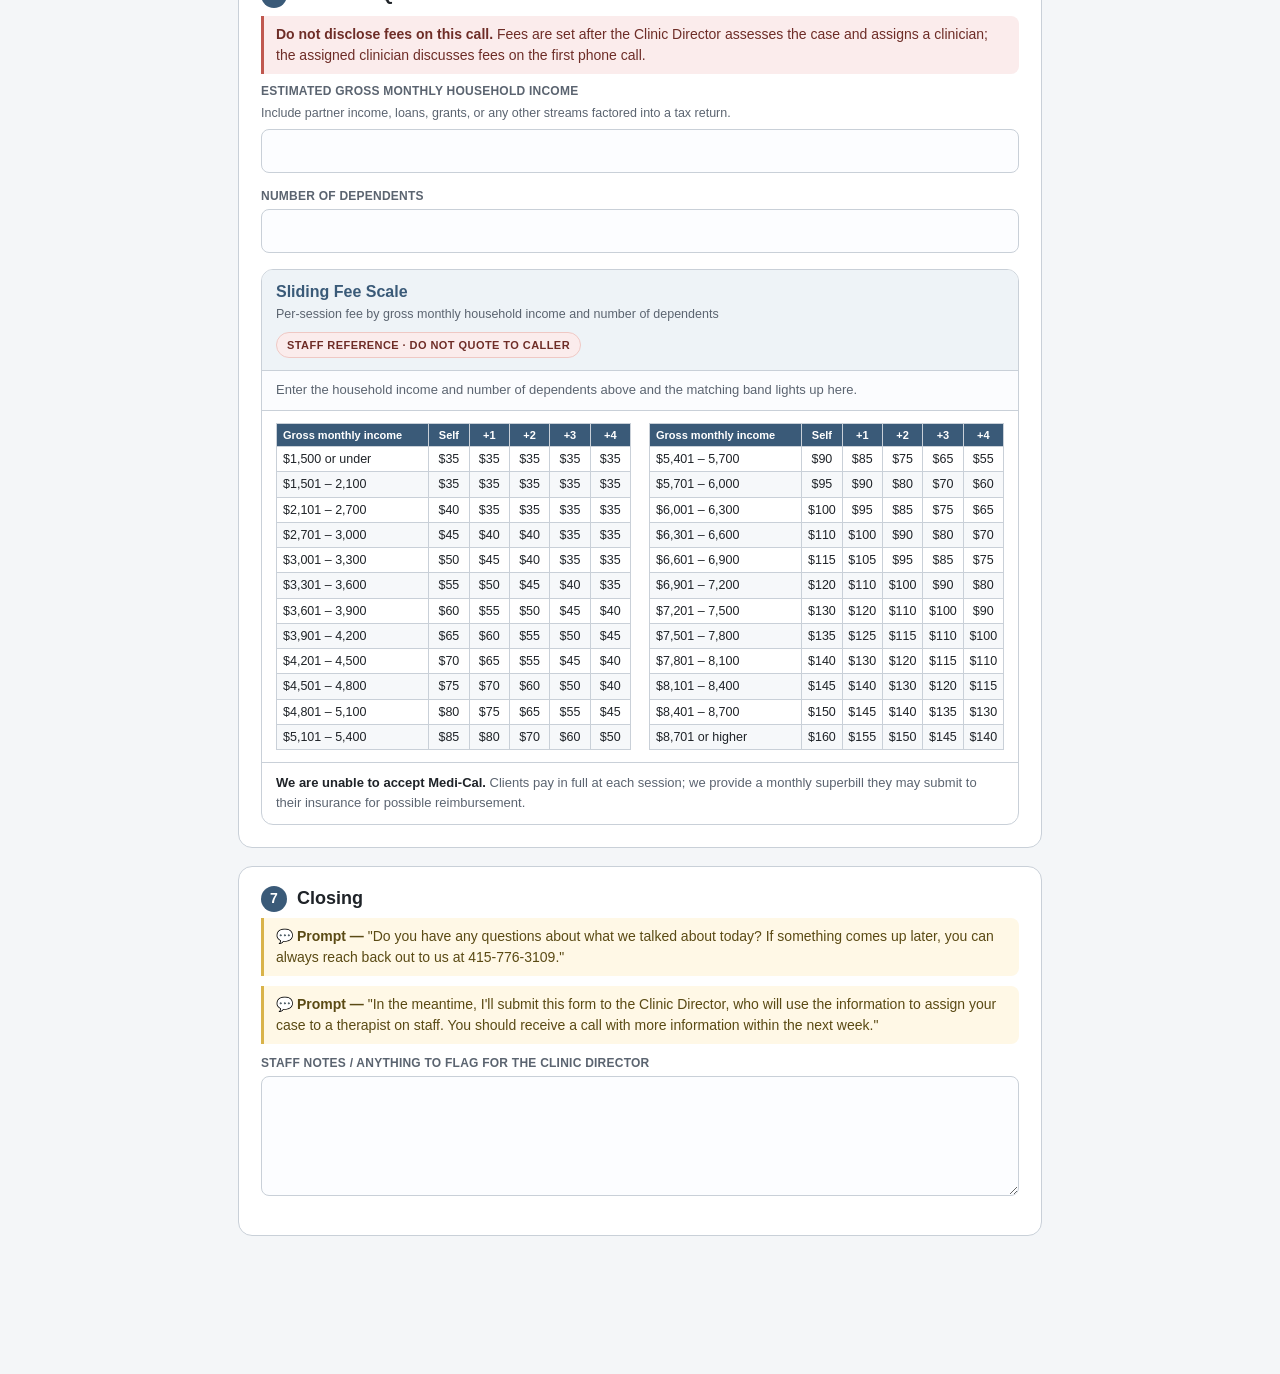
<file: initial-contact.html>
<!DOCTYPE html>
<html lang="en">
<head>
<meta charset="utf-8">
<meta name="viewport" content="width=device-width, initial-scale=1.0">
<meta http-equiv="Content-Security-Policy" content="default-src 'self'; script-src 'self'; style-src 'self' 'unsafe-inline'; img-src 'self' data:; connect-src 'none'; base-uri 'none'; form-action 'none'">
<title>Initial Contact Form · Pierce St ICC</title>
<link rel="stylesheet" href="assets/clinic.css">
</head>
<body>
<div class="wrap">

  <!-- ============ HEADER ============ -->
  <header class="doc">
    <a class="backlink" href="index.html">← All forms</a>
    <div class="eyebrow">Integral Counseling Center · Pierce Street</div>
    <h1>Initial Contact Form</h1>
    <div class="sub">Phone-shift screening · 2140 Pierce Street, San Francisco CA 94115 · 415-776-3109</div>
    <div class="topgrid">
      <div><label class="lab">Client Name</label><input type="text" class="sm" id="f_client" data-field placeholder="First Last"></div>
      <div><label class="lab">Date</label><input type="date" class="sm" id="f_date" data-field data-default="today"></div>
      <div class="full"><label class="lab">Staff Name (screened by)</label><input type="text" class="sm" id="f_staff" data-field placeholder="Your name"></div>
    </div>
  </header>

  <!-- ============ CONTACT INFO ============ -->
  <section class="card">
    <div class="step"><span class="stepnum">1</span><h2>Contact Information</h2></div>
    <div class="two">
      <div class="field-block"><label class="lab">Phone Number</label><input type="tel" class="sm" id="c_phone" data-field></div>
      <div class="field-block"><label class="lab">Email Address</label><input type="email" class="sm" id="c_email" data-field></div>
      <div class="field-block full"><label class="lab">Home Address</label><input type="text" class="sm" id="c_addr" data-field></div>
    </div>
    <div class="field-block"><label class="lab">Preferred Contact Method <span style="font-weight:400;text-transform:none;letter-spacing:0;">(select all that apply)</span></label>
      <div class="radiorow">
        <label><input type="checkbox" id="c_pref_phone" data-field><span>Phone</span></label>
        <label><input type="checkbox" id="c_pref_email" data-field><span>Email</span></label>
        <label><input type="checkbox" id="c_pref_text" data-field><span>Text</span></label>
      </div>
    </div>
    <div class="warn"><b>Read to caller:</b> "The Pierce Street Integral Counseling Center is a training clinic affiliated with the California Institute of Integral Studies. All our therapists are fully supervised MA graduates or advanced graduate students."</div>
    <div class="chk"><input type="checkbox" id="c_disclosure" data-field><label for="c_disclosure">Read the clinic disclosure to the caller</label></div>
  </section>

  <!-- ============ THERAPEUTIC FRAME ============ -->
  <section class="card">
    <div class="step"><span class="stepnum">2</span><h2>Questions about the Therapeutic Frame</h2></div>

    <div class="field-block"><label class="lab">1. Are you a current ICP student at CIIS?</label>
      <div class="radiorow">
        <label><input type="radio" name="q_icp" value="No" data-field><span>No</span></label>
        <label><input type="radio" name="q_icp" value="Yes" data-field><span>Yes</span></label>
      </div>
      <div class="warn big" data-show-when="q_icp:Yes" hidden><b>⚠ Stop — refer out.</b> Current ICP students at CIIS cannot be seen at this clinic. Kindly refer them out and do not proceed with intake.</div>
    </div>

    <div class="field-block"><label class="lab">2. How'd you hear about us? (be specific)</label>
      <div class="prompt q">If a current client or therapist referred them, get the specific name.</div>
      <input type="text" class="sm" id="c_heard" data-field></div>

    <div class="field-block"><label class="lab">3. What are you interested in?</label>
      <div class="radiorow">
        <label><input type="radio" name="q_modality" value="In-person" data-field><span>In-person (Pierce &amp; Clay)</span></label>
        <label><input type="radio" name="q_modality" value="Telehealth" data-field><span>Telehealth</span></label>
        <label><input type="radio" name="q_modality" value="Mix" data-field><span>A mix of both</span></label>
      </div>
      <div class="reveal" data-show-when="q_modality:In-person;q_modality:Mix" hidden>
        <div class="warn"><b>In-person requires stairs.</b> The clinic is up multiple flights of stairs and cannot accommodate clients who can't climb them. If they can't, refer to <b>Golden Gate ICC · 415-561-0230</b>.</div>
        <div class="chk"><input type="checkbox" id="c_stairs" data-field><label for="c_stairs">Confirmed the client can climb multiple flights of stairs</label></div>
        <div class="chk"><input type="checkbox" id="c_goldengate" data-field><label for="c_goldengate">Client cannot climb stairs — referred to Golden Gate ICC (415-561-0230)</label></div>
      </div>
    </div>

    <div class="field-block"><label class="lab">4. What type of therapy are you seeking?</label>
      <div class="radiorow">
        <label><input type="radio" name="q_type" value="Individual" data-field><span>Individual</span></label>
        <label><input type="radio" name="q_type" value="Couple" data-field><span>Couple</span></label>
        <label><input type="radio" name="q_type" value="Family" data-field><span>Family</span></label>
        <label><input type="radio" name="q_type" value="Other" data-field><span>Other</span></label>
      </div>
      <div data-show-when="q_type:Other" hidden style="margin-top:8px;">
        <input type="text" class="sm" id="c_type_other" data-field placeholder="Describe 'Other'"></div>
    </div>

    <div class="field-block"><label class="lab">5. Availability for a weekly 50-minute session</label>
      <small class="hint">Open 8 AM–8 PM Mon–Fri, some weekend availability. Be specific — give at least 3 day/time options.</small>
      <div class="three">
        <input type="text" class="sm" id="c_slot1" data-field placeholder="Option 1">
        <input type="text" class="sm" id="c_slot2" data-field placeholder="Option 2">
        <input type="text" class="sm" id="c_slot3" data-field placeholder="Option 3">
      </div>
      <div class="field-block" style="margin-top:8px;"><textarea class="sm" id="c_avail_notes" data-field placeholder="Any other availability notes"></textarea></div>
    </div>

    <!-- Couple / Family conditional -->
    <div class="reveal" data-show-when="q_type:Couple;q_type:Family" hidden>
      <h3 style="margin-top:0;">For couples / family</h3>
      <div class="field-block"><label class="lab">Is everyone in the couple/family open to therapy?</label>
        <small class="hint">If not, we pause until everyone is ready.</small>
        <div class="radiorow">
          <label><input type="radio" name="q_all_open" value="Yes" data-field><span>Yes</span></label>
          <label><input type="radio" name="q_all_open" value="No" data-field><span>No</span></label>
        </div>
      </div>
      <label class="lab">Participants (name / age / contact)</label>
      <div class="rowset">
        <div class="prow"><input type="text" id="p1_name" data-field placeholder="Name"><input type="text" id="p1_age" data-field placeholder="Age"><input type="text" id="p1_contact" data-field placeholder="Contact"></div>
        <div class="prow"><input type="text" id="p2_name" data-field placeholder="Name"><input type="text" id="p2_age" data-field placeholder="Age"><input type="text" id="p2_contact" data-field placeholder="Contact"></div>
        <div class="prow"><input type="text" id="p3_name" data-field placeholder="Name"><input type="text" id="p3_age" data-field placeholder="Age"><input type="text" id="p3_contact" data-field placeholder="Contact"></div>
      </div>
    </div>

    <!-- Child client conditional (family) -->
    <div class="reveal" data-show-when="q_type:Family" hidden>
      <h3 style="margin-top:0;">For a child client</h3>
      <div class="field-block"><label class="lab">Primary caretaker(s) in the child's life</label><input type="text" class="sm" id="c_caretakers" data-field></div>
      <div class="field-block"><label class="lab">Brief description of the child's family structure</label><textarea class="sm" id="c_family_structure" data-field></textarea></div>
    </div>
  </section>

  <!-- ============ DEMOGRAPHICS ============ -->
  <section class="card">
    <div class="step"><span class="stepnum">3</span><h2>Demographic Information <span style="font-weight:400;color:var(--muted);font-size:14px;">(optional)</span></h2></div>
    <div class="prompt q">"These questions help give us a better sense of your identity." — all optional.</div>
    <h3 data-show-when="q_type:Couple" hidden style="margin:22px 0 6px;">Partner A</h3>
    <div class="two">
      <div class="field-block"><label class="lab">Birthdate</label><input type="text" class="sm" id="d_birth" data-field placeholder="MM/DD/YYYY"></div>
      <div class="field-block"><label class="lab">Age</label><input type="text" class="sm" id="d_age" data-field data-age-of="d_birth"></div>
      <div class="field-block"><label class="lab">Ethnicity</label><input type="text" class="sm" id="d_ethnicity" data-field></div>
      <div class="field-block"><label class="lab">Pronouns</label><input type="text" class="sm" id="d_pronouns" data-field></div>
      <div class="field-block"><label class="lab">Sexual orientation</label><input type="text" class="sm" id="d_orientation" data-field></div>
      <div class="field-block"><label class="lab">Relationship status</label><input type="text" class="sm" id="d_relstatus" data-field></div>
    </div>
    <label class="lab">Emergency contact</label>
    <div class="rowset"><div class="prow">
      <input type="text" id="e_name" data-field placeholder="Name">
      <input type="text" id="e_rel" data-field placeholder="Relationship">
      <input type="text" id="e_phone" data-field placeholder="Phone">
    </div></div>
    <div class="field-block"><label class="lab">Does this person have an accent or is soft-spoken?</label>
      <div class="radiorow">
        <label><input type="radio" name="e_soft" value="No" data-field><span>No</span></label>
        <label><input type="radio" name="e_soft" value="Yes" data-field><span>Yes</span></label>
      </div>
    </div>
    <div class="reveal" data-show-when="q_type:Couple" hidden>
      <h3 style="margin-top:0;">Partner B</h3>
      <div class="two">
        <div class="field-block"><label class="lab">Birthdate</label><input type="text" class="sm" id="d_birth_b" data-field placeholder="MM/DD/YYYY"></div>
        <div class="field-block"><label class="lab">Age</label><input type="text" class="sm" id="d_age_b" data-field data-age-of="d_birth_b"></div>
        <div class="field-block"><label class="lab">Ethnicity</label><input type="text" class="sm" id="d_ethnicity_b" data-field></div>
        <div class="field-block"><label class="lab">Pronouns</label><input type="text" class="sm" id="d_pronouns_b" data-field></div>
        <div class="field-block"><label class="lab">Sexual orientation</label><input type="text" class="sm" id="d_orientation_b" data-field></div>
        <div class="field-block"><label class="lab">Relationship status</label><input type="text" class="sm" id="d_relstatus_b" data-field></div>
      </div>
      <label class="lab">Emergency contact</label>
      <div class="rowset"><div class="prow">
        <input type="text" id="e_name_b" data-field placeholder="Name">
        <input type="text" id="e_rel_b" data-field placeholder="Relationship">
        <input type="text" id="e_phone_b" data-field placeholder="Phone">
      </div></div>
      <div class="field-block" style="margin-bottom:0;"><label class="lab">Does this person have an accent or is soft-spoken?</label>
        <div class="radiorow">
          <label><input type="radio" name="e_soft_b" value="No" data-field><span>No</span></label>
          <label><input type="radio" name="e_soft_b" value="Yes" data-field><span>Yes</span></label>
        </div>
      </div>
    </div>
  </section>

  <!-- ============ SCREENING ============ -->
  <section class="card">
    <div class="step"><span class="stepnum">4</span><h2>Screening Questions</h2></div>
    <h3 data-show-when="q_type:Couple" hidden style="margin:22px 0 6px;">Partner A</h3>
    <div class="field-block"><label class="lab">Have you been in therapy before? What worked / what didn't?</label>
      <textarea class="lg" id="s_prior" data-field></textarea></div>
    <div class="field-block"><label class="lab">What brings you in? Why are you seeking counseling services?</label>
      <textarea class="lg" id="s_bringsin" data-field></textarea></div>
    <div class="field-block"><label class="lab">Currently prescribed any psychiatric medications?</label>
      <div class="radiorow">
        <label><input type="radio" name="q_meds" value="No" data-field><span>No</span></label>
        <label><input type="radio" name="q_meds" value="Yes" data-field><span>Yes</span></label>
      </div>
      <div data-show-when="q_meds:Yes" hidden style="margin-top:8px;">
        <input type="text" class="sm" id="s_meds_detail" data-field placeholder="Which medications / prescriber"></div>
    </div>
    <div class="field-block"><label class="lab">Do you use any other substances? Which, how often, how much, and why?</label>
      <textarea class="lg" id="s_substances" data-field></textarea></div>
    <div class="reveal" data-show-when="q_type:Couple" hidden>
      <h3 style="margin-top:0;">Partner B</h3>
      <div class="field-block"><label class="lab">Have you been in therapy before? What worked / what didn't?</label>
        <textarea class="lg" id="s_prior_b" data-field></textarea></div>
      <div class="field-block"><label class="lab">What brings you in? Why are you seeking counseling services?</label>
        <textarea class="lg" id="s_bringsin_b" data-field></textarea></div>
      <div class="field-block"><label class="lab">Currently prescribed any psychiatric medications?</label>
        <div class="radiorow">
          <label><input type="radio" name="q_meds_b" value="No" data-field><span>No</span></label>
          <label><input type="radio" name="q_meds_b" value="Yes" data-field><span>Yes</span></label>
        </div>
        <div data-show-when="q_meds_b:Yes" hidden style="margin-top:8px;">
          <input type="text" class="sm" id="s_meds_detail_b" data-field placeholder="Which medications / prescriber"></div>
      </div>
      <div class="field-block" style="margin-bottom:0;"><label class="lab">Do you use any other substances? Which, how often, how much, and why?</label>
        <textarea class="lg" id="s_substances_b" data-field></textarea></div>
    </div>
    <div class="reveal" data-show-when="q_type:Couple" hidden>
      <div class="field-block" style="margin:0;"><label class="lab">For couples — do disagreements ever become physical?</label>
        <textarea class="sm" id="s_conflict" data-field></textarea></div>
    </div>
  </section>

  <!-- ============ SUICIDALITY ============ -->
  <section class="card">
    <div class="step"><span class="stepnum">5</span><h2>Suicidality</h2></div>
    <div class="prompt q">Optional transition: "Next, we're going to transition into talking about suicidality. This topic can be vulnerable, so feel free to take it at your own pace."</div>

    <h3 data-show-when="q_type:Couple" hidden style="margin:22px 0 6px;">Partner A</h3>
    <div class="field-block"><label class="lab">Are you currently feeling suicidal?</label>
      <div class="radiorow">
        <label><input type="radio" name="q_si_current" value="No" data-field><span>No</span></label>
        <label><input type="radio" name="q_si_current" value="Yes" data-field><span>Yes</span></label>
      </div>
      <div class="warn big" data-show-when="q_si_current:Yes" hidden>
        <b>⚠ Provide crisis resources now.</b> Suicide &amp; Crisis Lifeline <b>988</b> · SF Suicide Prevention <b>(415) 781-0500</b>.
        After the call, contact Director <b>Lisa Garbus (415) 279-4079</b>. See the crisis protocol below.
      </div>
    </div>

    <div class="field-block"><label class="lab">Have you felt suicidal in the past?</label>
      <div class="radiorow">
        <label><input type="radio" name="q_si_past" value="No" data-field><span>No</span></label>
        <label><input type="radio" name="q_si_past" value="Yes" data-field><span>Yes</span></label>
      </div>
    </div>

    <div class="reveal" data-show-when="q_si_current:Yes;q_si_past:Yes" hidden>
      <label class="lab">Context — ideation, plan, means, time</label>
      <div class="prompt q">"Would you be open to sharing what that was like?" · thoughts of harming self/others? · suicide as a way to deal with unbearable stress? · a plan? · the means to carry it out? a time?</div>
      <textarea class="lg" id="s_si_context" data-field></textarea>
    </div>

    <div class="reveal" data-show-when="q_type:Couple" hidden>
      <h3 style="margin-top:0;">Partner B</h3>
      <div class="field-block"><label class="lab">Are you currently feeling suicidal?</label>
        <div class="radiorow">
          <label><input type="radio" name="q_si_current_b" value="No" data-field><span>No</span></label>
          <label><input type="radio" name="q_si_current_b" value="Yes" data-field><span>Yes</span></label>
        </div>
        <div class="warn big" data-show-when="q_si_current_b:Yes" hidden>
          <b>⚠ Provide crisis resources now.</b> Suicide &amp; Crisis Lifeline <b>988</b> · SF Suicide Prevention <b>(415) 781-0500</b>.
          After the call, contact Director <b>Lisa Garbus (415) 279-4079</b>. See the crisis protocol below.
        </div>
      </div>
      <div class="field-block"><label class="lab">Have you felt suicidal in the past?</label>
        <div class="radiorow">
          <label><input type="radio" name="q_si_past_b" value="No" data-field><span>No</span></label>
          <label><input type="radio" name="q_si_past_b" value="Yes" data-field><span>Yes</span></label>
        </div>
      </div>
      <div data-show-when="q_si_current_b:Yes;q_si_past_b:Yes" hidden>
        <label class="lab">Context — ideation, plan, means, time</label>
        <div class="prompt q">"Would you be open to sharing what that was like?" · thoughts of harming self/others? · suicide as a way to deal with unbearable stress? · a plan? · the means to carry it out? a time?</div>
        <textarea class="lg" id="s_si_context_b" data-field></textarea>
      </div>
    </div>

    <div class="prompt q">Brief care before finances: "We've wrapped up that section. Before we move to finances and wrapping up — is there anything else that feels important to share?"</div>
    <div class="field-block"><label class="lab">Anything else important to share</label><textarea class="sm" id="s_anything" data-field></textarea></div>

    <details class="ref">
      <summary>Crisis resources &amp; suicidality protocol</summary>
      <div class="ref-body">
        <p><b>Suicide Prevention &amp; Crisis Line</b> — (415) 781-0500 or 988</p>
        <p><b>Mobile Crisis</b> — (415) 255-3610</p>
        <p><b>SF General (Psychiatric Emergency Services)</b> — (415) 206-8125 · 24-hour, Potrero between 22nd &amp; 23rd</p>
        <p><b>Westside Crisis Line</b> — (415) 353-5050 · 9am–9pm (no clients after 7pm)</p>
        <p style="margin-top:10px;"><b>If currently suicidal with plan &amp; means:</b> ask directly whether they're concerned they might act. Assess support system — anyone to call, anyone with them now, anything that would help. If appropriate, seek a commitment not to act before calling someone who can help. Provide the numbers above and <b>call the Center Director(s) / supervisors immediately.</b></p>
      </div>
    </details>
  </section>

  <!-- ============ FINANCIAL ============ -->
  <section class="card">
    <div class="step"><span class="stepnum">6</span><h2>Financial Questions</h2></div>
    <div class="warn"><b>Do not disclose fees on this call.</b> Fees are set after the Clinic Director assesses the case and assigns a clinician; the assigned clinician discusses fees on the first phone call.</div>
    <div class="field-block"><label class="lab">Estimated gross monthly household income</label>
      <small class="hint">Include partner income, loans, grants, or any other streams factored into a tax return.</small>
      <input type="text" class="sm" id="fin_income" data-field></div>
    <div class="field-block"><label class="lab">Number of dependents</label><input type="text" class="sm" id="fin_deps" data-field></div>

    <!-- Sliding fee scale: rendered from FORM.feeScale by data/ic-schema.js enhance() -->
    <div class="feescale" data-fee-scale></div>
  </section>

  <!-- ============ CLOSING ============ -->
  <section class="card">
    <div class="step"><span class="stepnum">7</span><h2>Closing</h2></div>
    <div class="prompt q">"Do you have any questions about what we talked about today? If something comes up later, you can always reach back out to us at 415-776-3109."</div>
    <div class="prompt q">"In the meantime, I'll submit this form to the Clinic Director, who will use the information to assign your case to a therapist on staff. You should receive a call with more information within the next week."</div>
    <div class="field-block"><label class="lab">Staff notes / anything to flag for the Clinic Director</label><textarea class="lg" id="c_staffnotes" data-field></textarea></div>
  </section>

</div>

<!-- ============ ACTION BAR ============ -->
<div class="bar">
  <span class="status" id="status">Auto-saving on this device</span>
  <span class="folder">Save folder: <span id="folderLabel">not set — PDF will download</span></span>
  <button class="btn-folder" id="folderBtn" type="button">Set folder…</button>
  <button class="btn-clear" id="clearBtn" type="button">Clear</button>
  <button class="btn-pdf" id="pdfBtn" type="button">Save as PDF</button>
</div>

<script src="vendor/jspdf.umd.min.js"></script>
<script src="assets/pdf.js"></script>
<script src="data/ic-schema.js"></script>
<script src="assets/forms.js"></script>
</body>
</html>
</file>
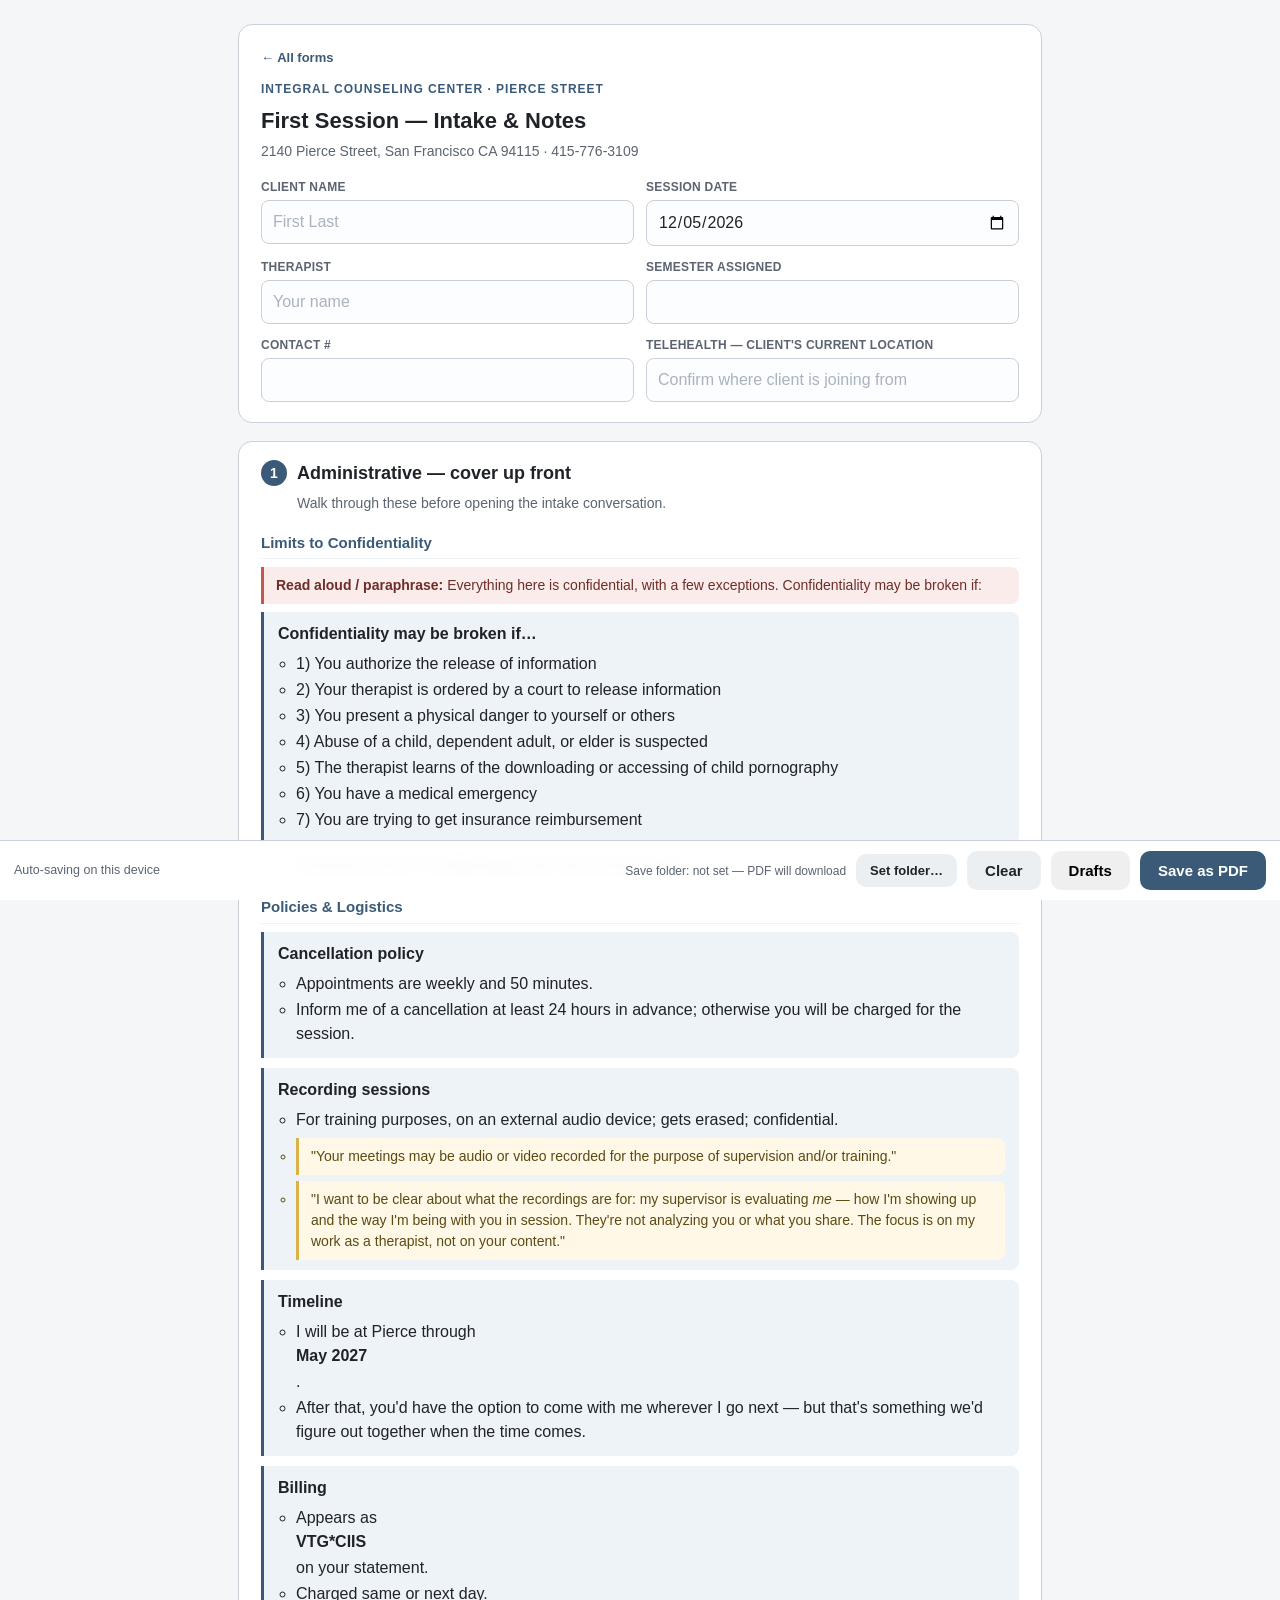
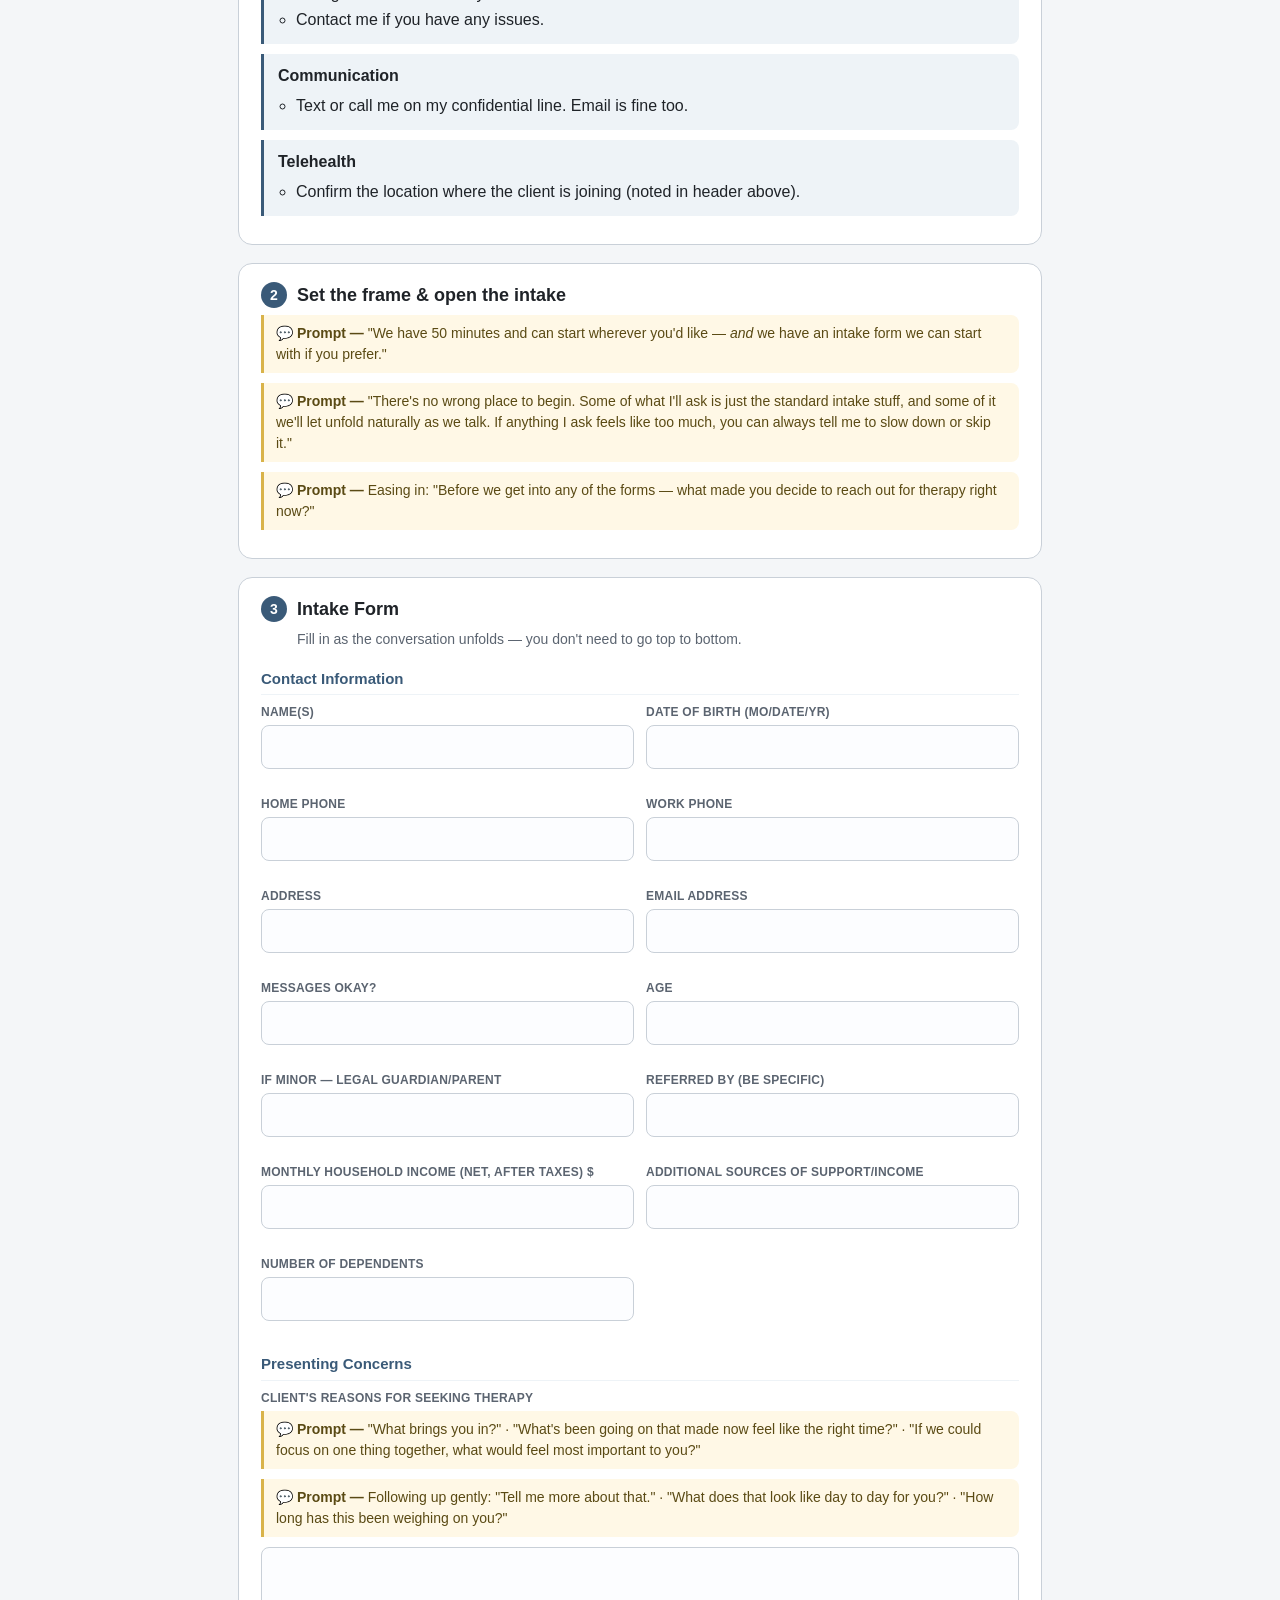
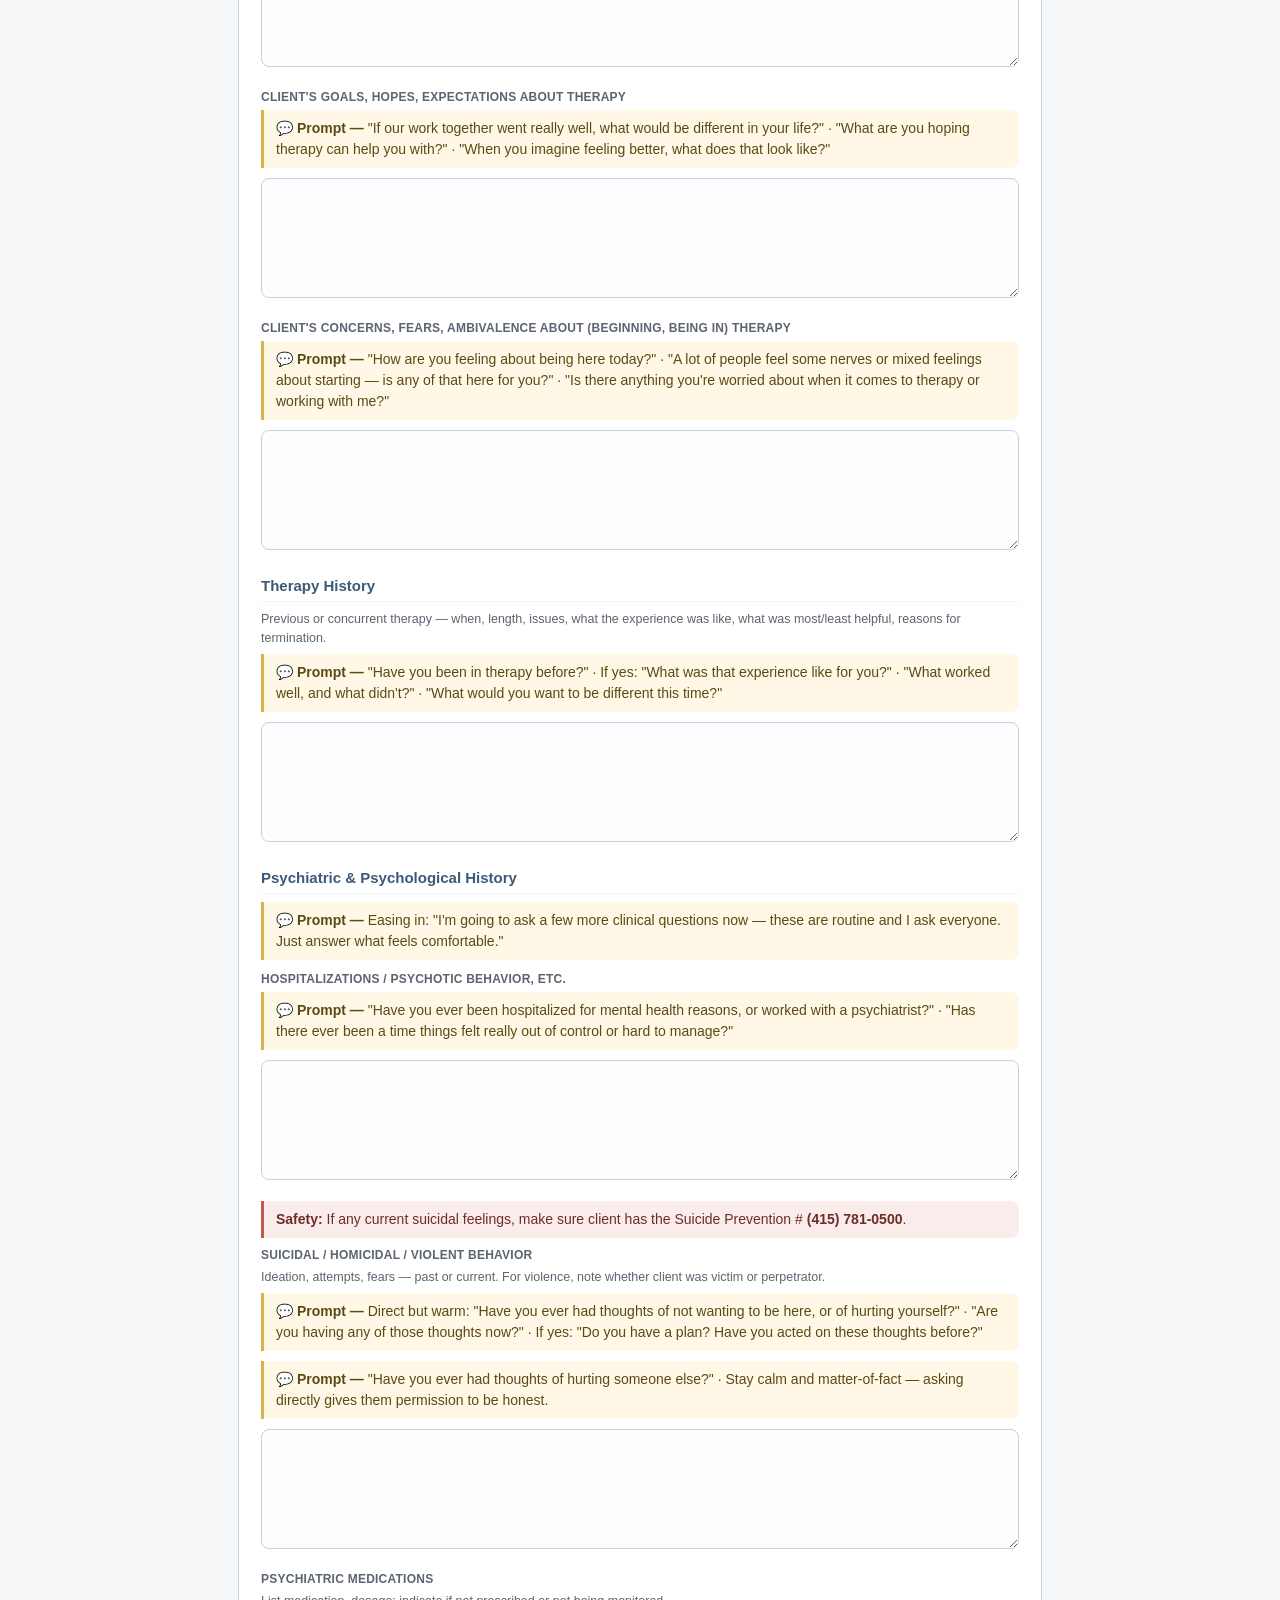
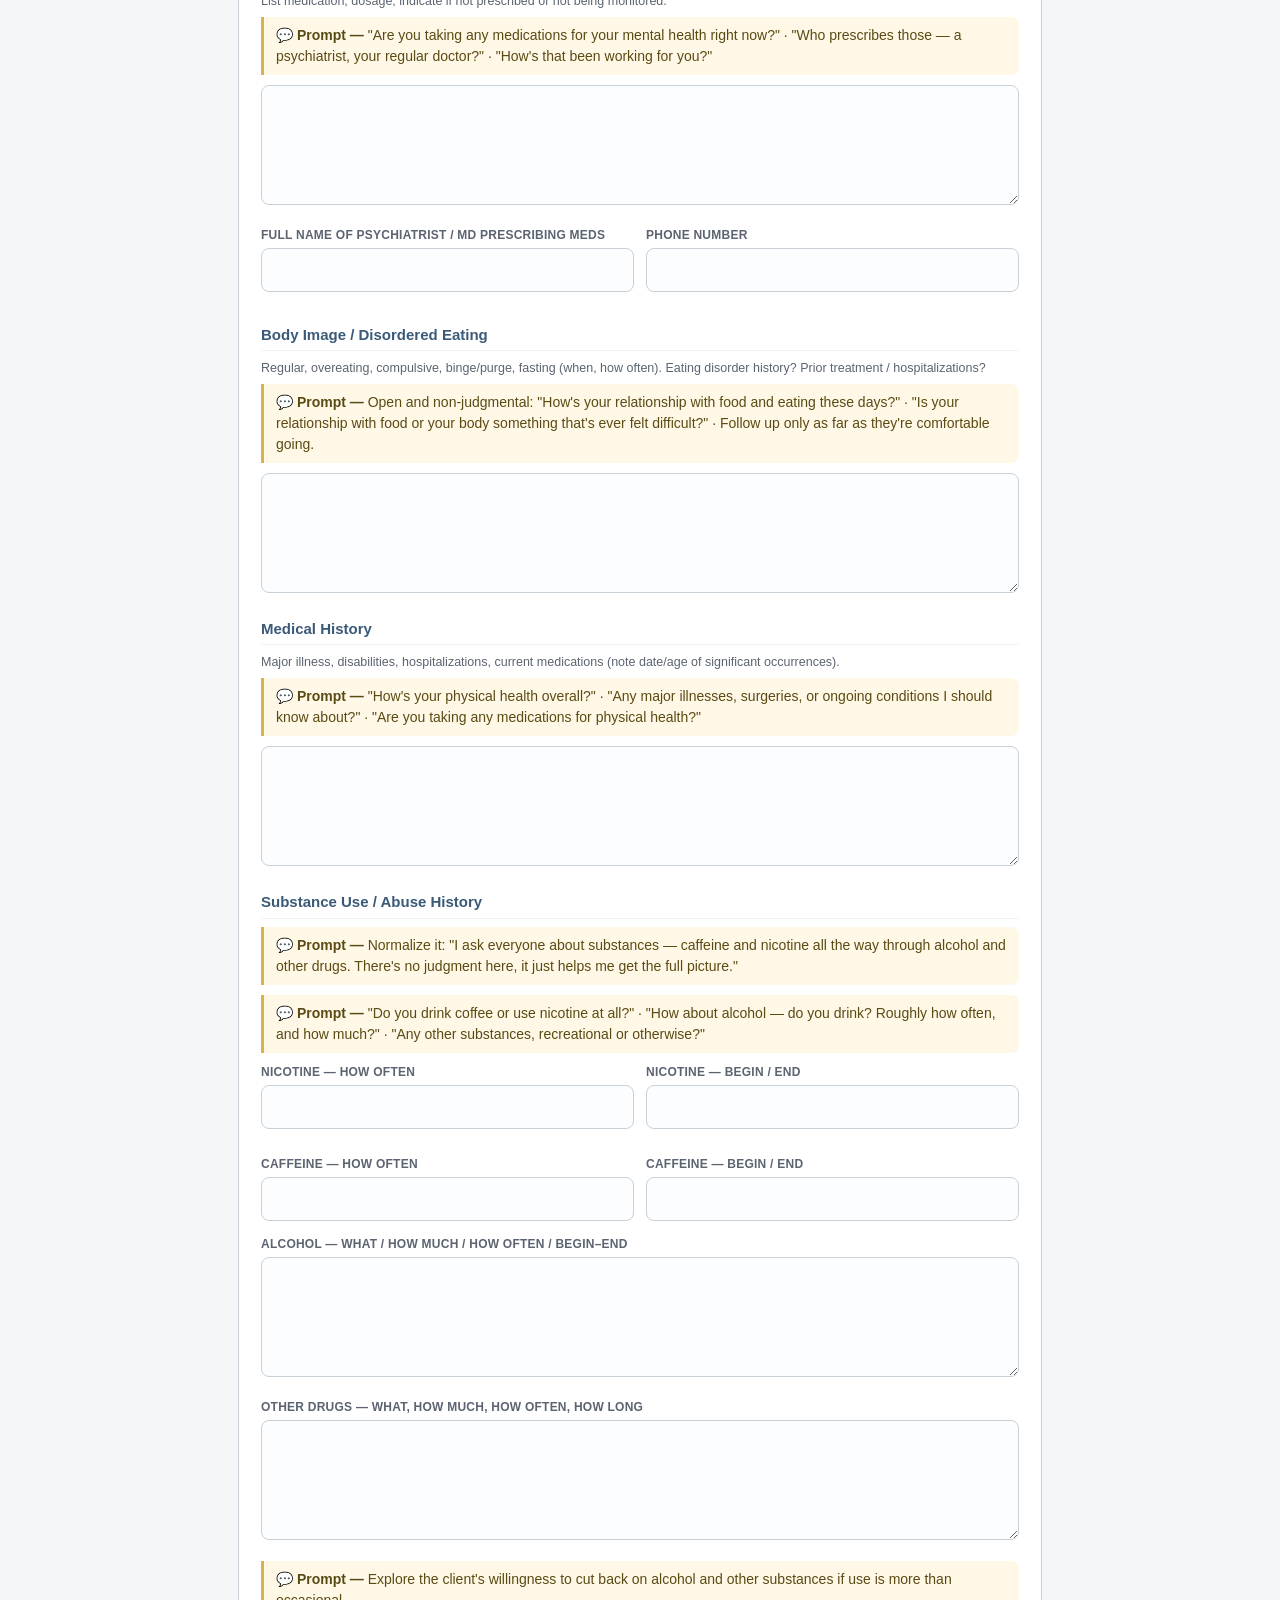
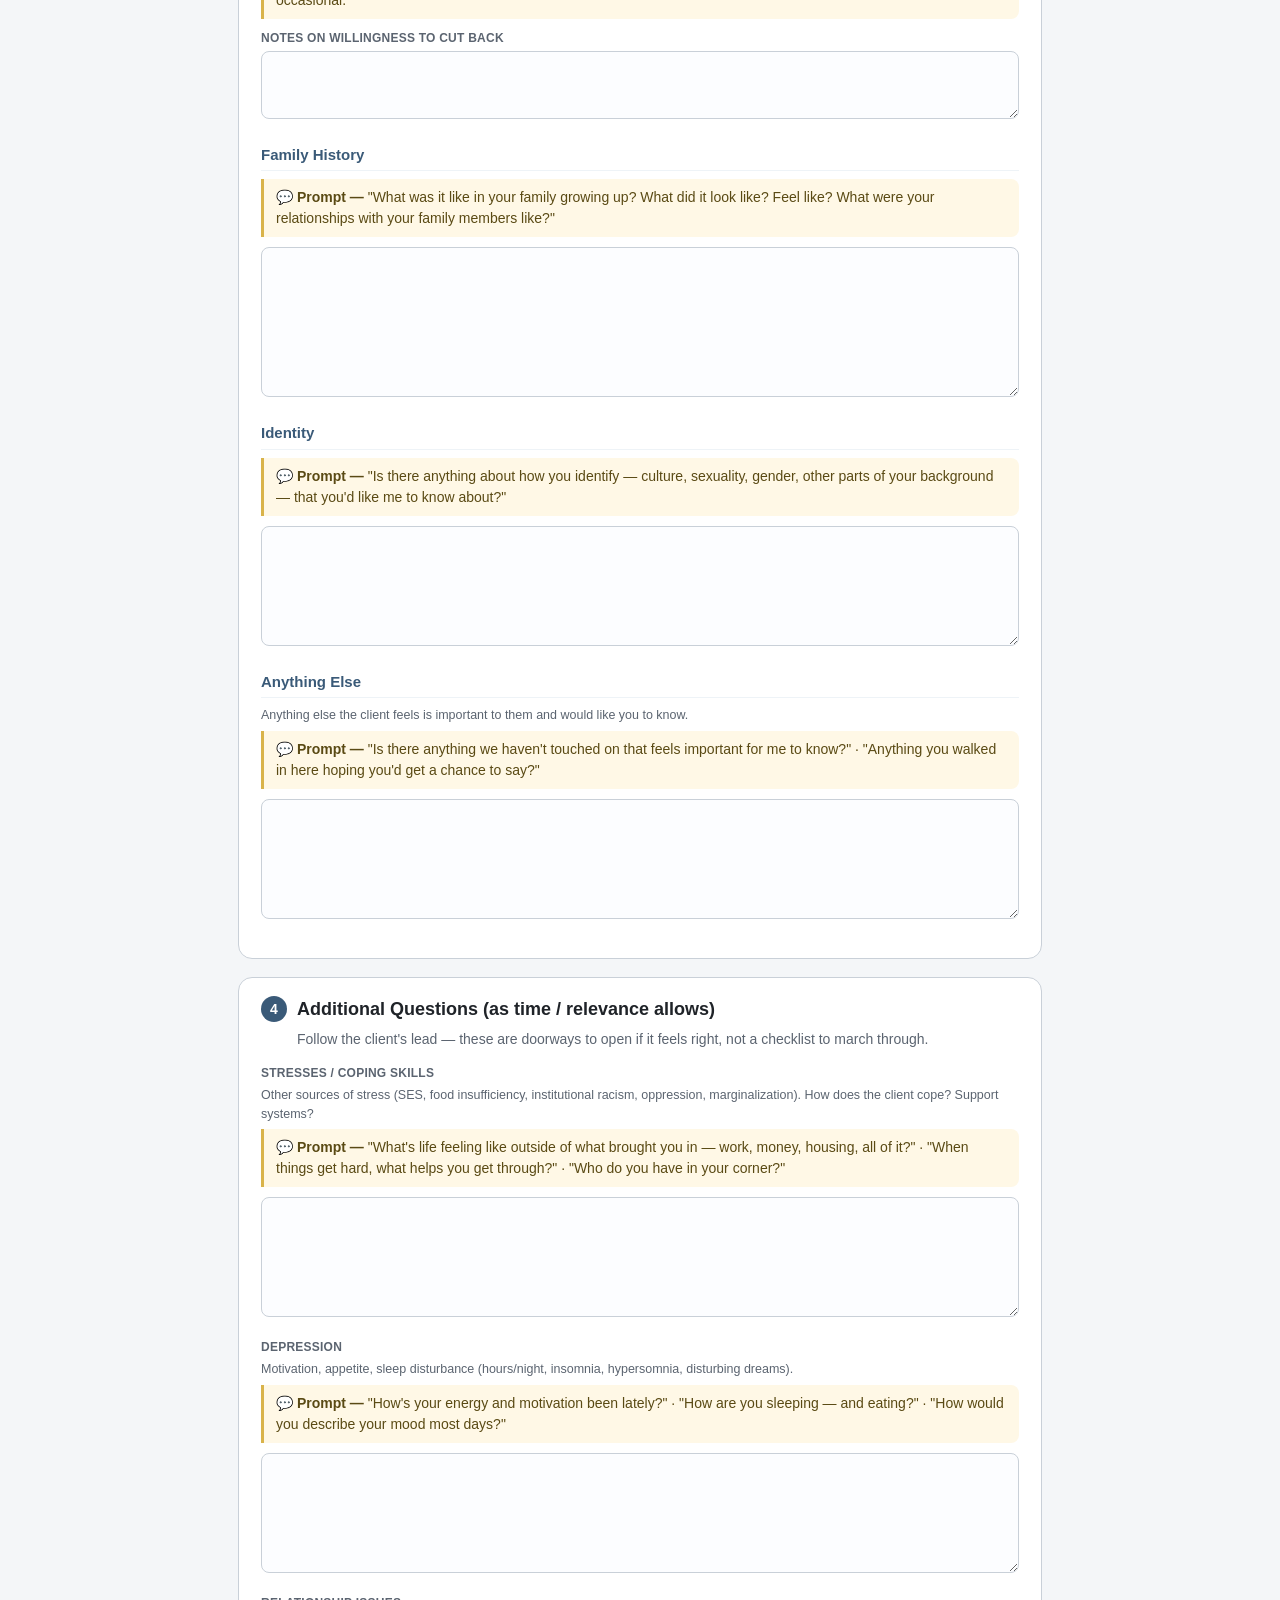
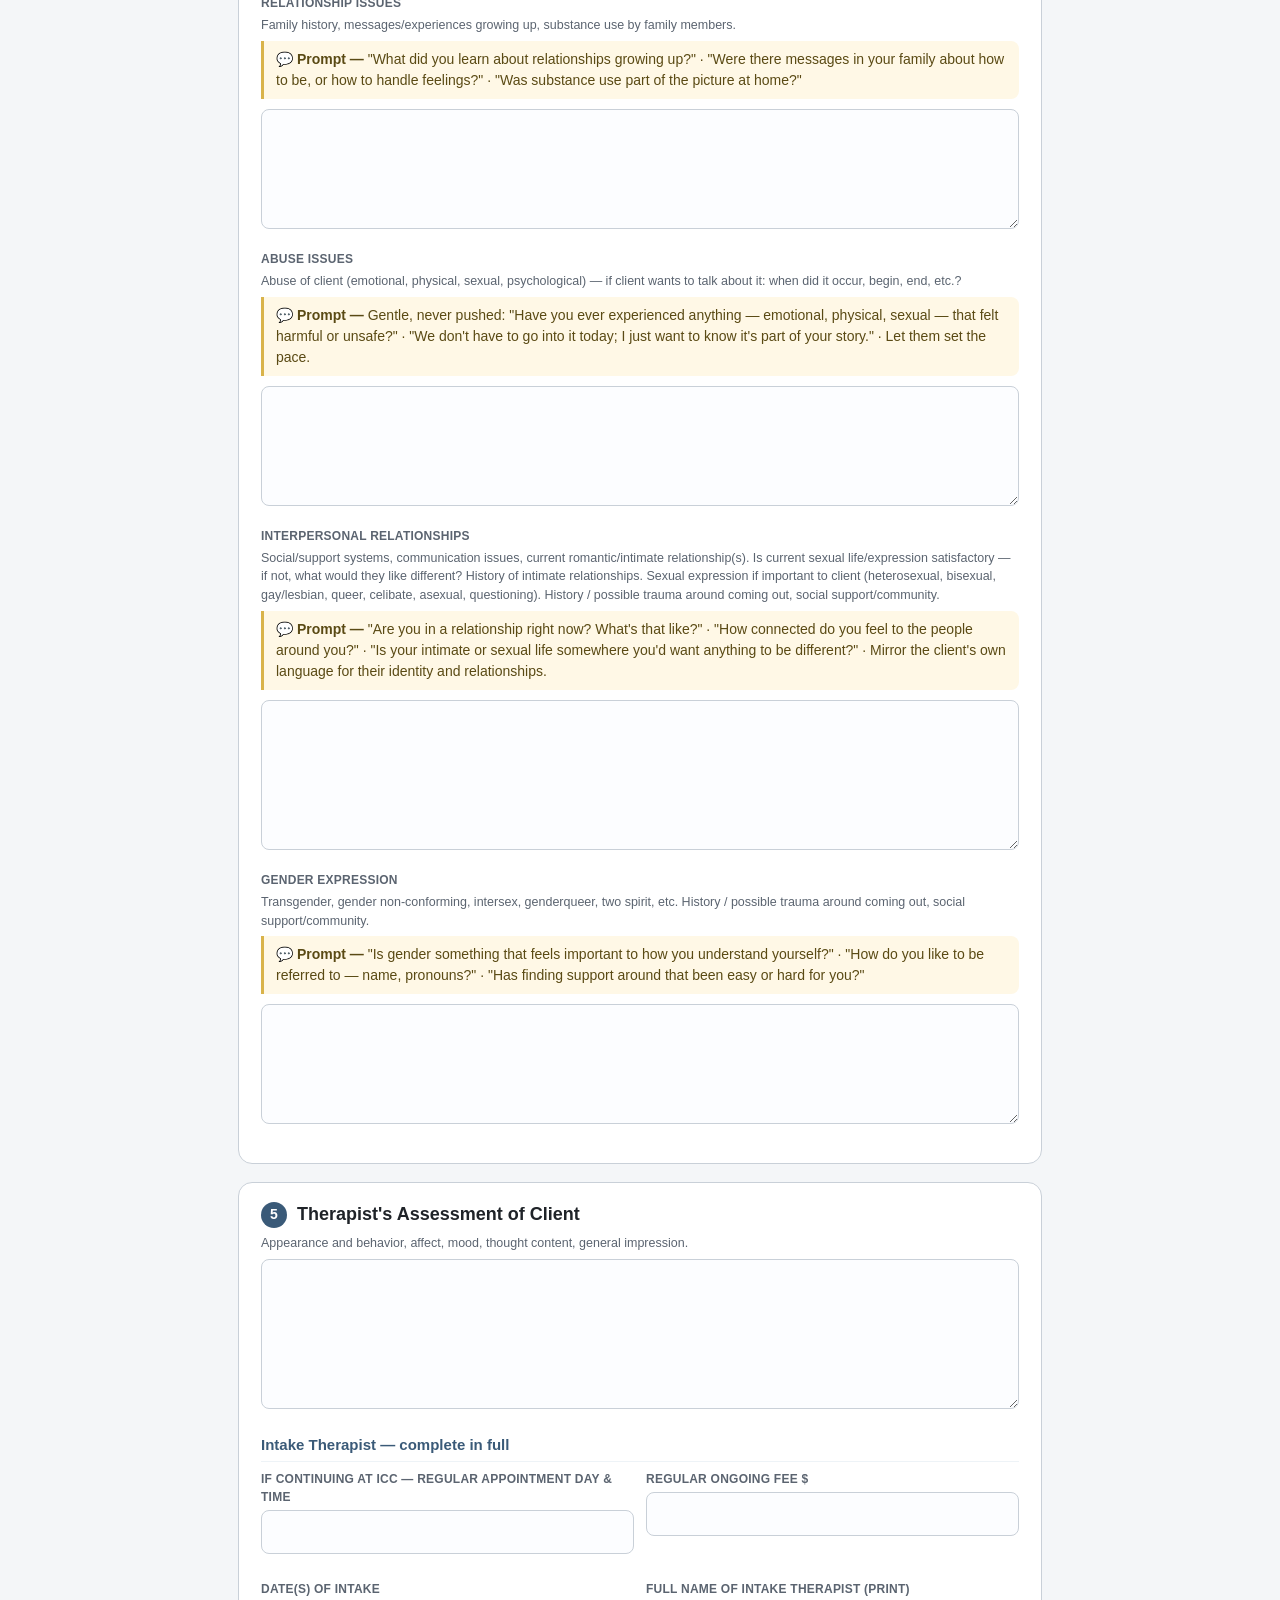
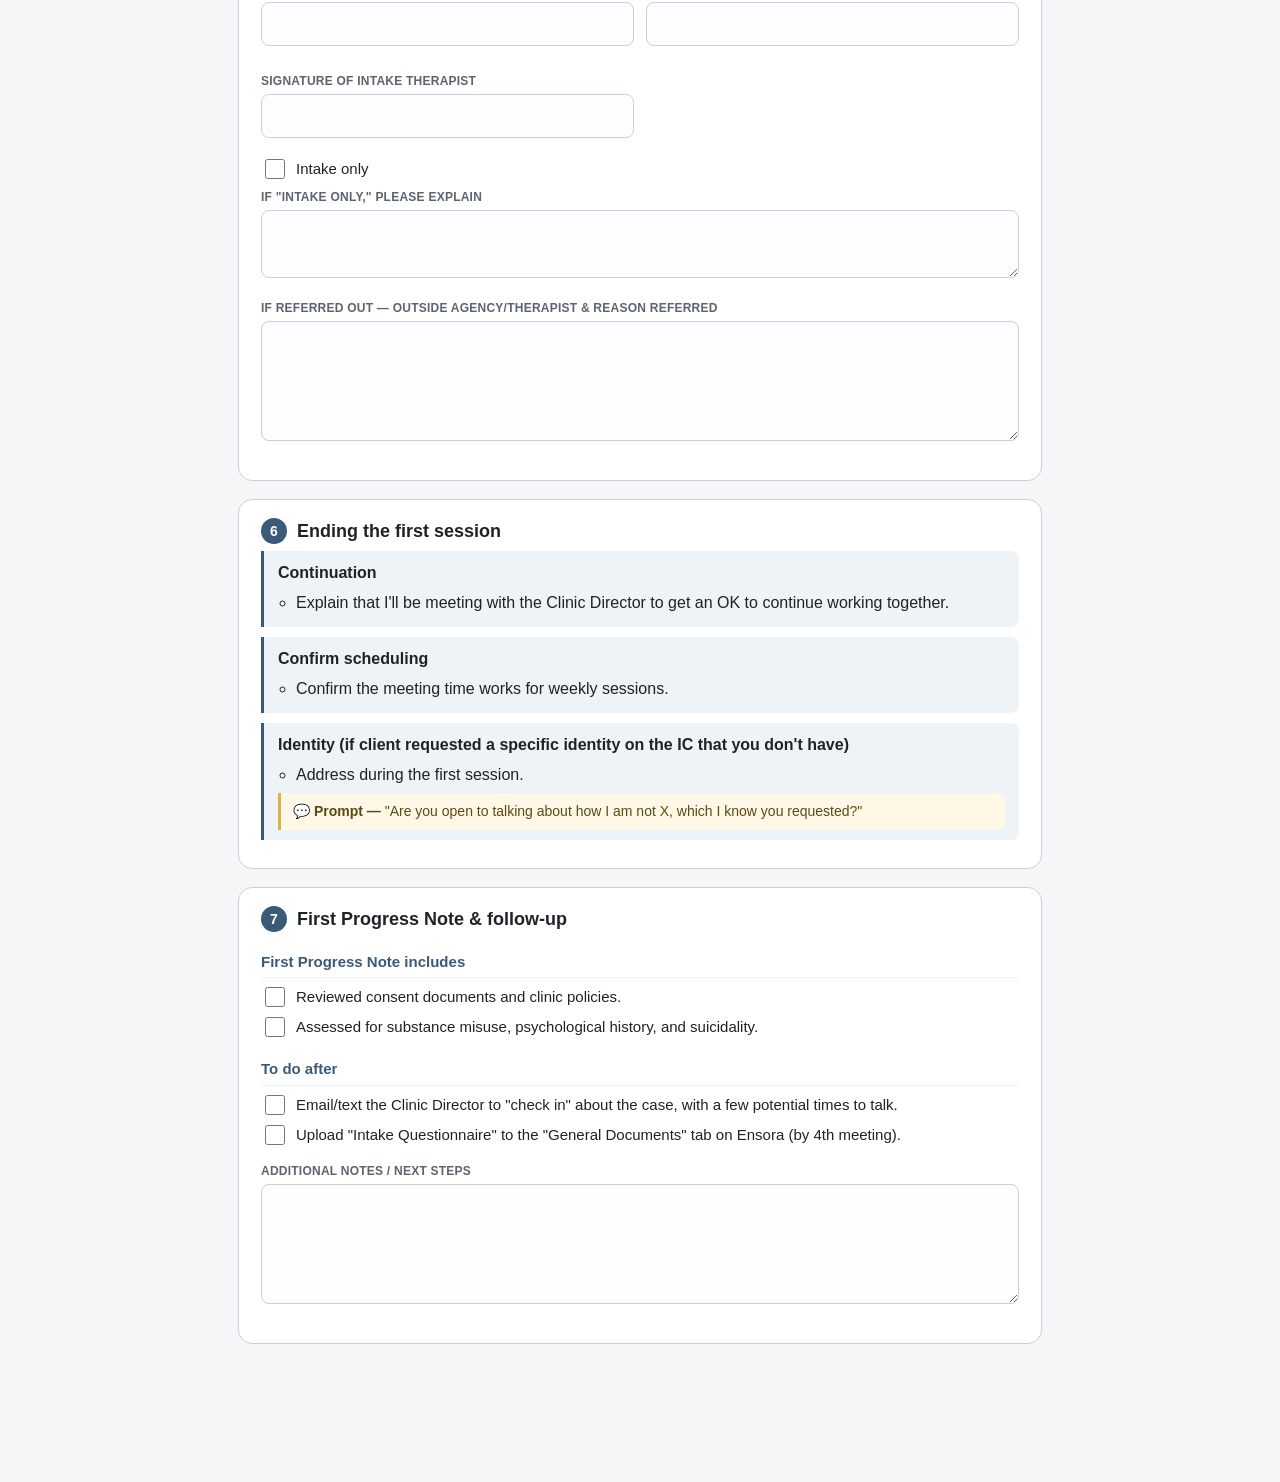
<file: intake.html>
<!DOCTYPE html>
<html lang="en">
<head>
<meta charset="utf-8">
<meta name="viewport" content="width=device-width, initial-scale=1.0">
<meta http-equiv="Content-Security-Policy" content="default-src 'self'; script-src 'self'; style-src 'self' 'unsafe-inline'; img-src 'self' data:; connect-src 'none'; base-uri 'none'; form-action 'none'">
<title>First Session Intake Form · Pierce St ICC</title>
<link rel="stylesheet" href="assets/clinic.css">
</head>
<body>
<div class="wrap">

  <!-- ============ HEADER ============ -->
  <header class="doc">
    <a class="backlink" href="index.html">← All forms</a>
    <div class="eyebrow">Integral Counseling Center · Pierce Street</div>
    <h1>First Session — Intake &amp; Notes</h1>
    <div class="sub">2140 Pierce Street, San Francisco CA 94115 · 415-776-3109</div>
    <div class="topgrid">
      <div><label class="lab">Client Name</label><input type="text" class="sm" id="f_client" data-field placeholder="First Last"></div>
      <div><label class="lab">Session Date</label><input type="date" class="sm" id="f_date" data-field data-default="today"></div>
      <div><label class="lab">Therapist</label><input type="text" class="sm" id="f_therapist" data-field placeholder="Your name"></div>
      <div><label class="lab">Semester Assigned</label><input type="text" class="sm" id="f_sem" data-field></div>
      <div><label class="lab">Contact #</label><input type="text" class="sm" id="f_contact" data-field></div>
      <div><label class="lab">Telehealth — client's current location</label><input type="text" class="sm" id="f_loc" data-field placeholder="Confirm where client is joining from"></div>
    </div>
  </header>

  <!-- ============ STEP 1 — ADMIN ============ -->
  <section class="card">
    <div class="step"><span class="stepnum">1</span><h2>Administrative — cover up front</h2></div>
    <p class="lede">Walk through these before opening the intake conversation.</p>

    <h3>Limits to Confidentiality</h3>
    <div class="warn"><b>Read aloud / paraphrase:</b> Everything here is confidential, with a few exceptions. Confidentiality may be broken if:</div>
    <ul class="admin">
      <li>
        <b>Confidentiality may be broken if…</b>
        <ul>
          <li>1) You authorize the release of information</li>
          <li>2) Your therapist is ordered by a court to release information</li>
          <li>3) You present a physical danger to yourself or others</li>
          <li>4) Abuse of a child, dependent adult, or elder is suspected</li>
          <li>5) The therapist learns of the downloading or accessing of child pornography</li>
          <li>6) You have a medical emergency</li>
          <li>7) You are trying to get insurance reimbursement</li>
        </ul>
      </li>
    </ul>
    <div class="chk"><input type="checkbox" id="c_conf" data-field><label for="c_conf">Reviewed Limits to Confidentiality with client during intake</label></div>

    <h3>Policies &amp; Logistics</h3>
    <ul class="admin">
      <li><b>Cancellation policy</b>
        <ul>
          <li>Appointments are weekly and 50 minutes.</li>
          <li>Inform me of a cancellation at least 24 hours in advance; otherwise you will be charged for the session.</li>
        </ul>
      </li>
      <li><b>Recording sessions</b>
        <ul>
          <li>For training purposes, on an external audio device; gets erased; confidential.</li>
          <li class="prompt" style="margin:6px 0 0;">"Your meetings may be audio or video recorded for the purpose of supervision and/or training."</li>
          <li class="prompt" style="margin:6px 0 0;">"I want to be clear about what the recordings are for: my supervisor is evaluating <i>me</i> — how I'm showing up and the way I'm being with you in session. They're not analyzing you or what you share. The focus is on my work as a therapist, not on your content."</li>
        </ul>
      </li>
      <li><b>Timeline</b>
        <ul>
          <li>I will be at Pierce through <b>May 2027</b>.</li>
          <li>After that, you'd have the option to come with me wherever I go next — but that's something we'd figure out together when the time comes.</li>
        </ul>
      </li>
      <li><b>Billing</b>
        <ul>
          <li>Appears as <b>VTG*CIIS</b> on your statement.</li>
          <li>Charged same or next day.</li>
          <li>Contact me if you have any issues.</li>
        </ul>
      </li>
      <li><b>Communication</b>
        <ul><li>Text or call me on my confidential line. Email is fine too.</li></ul>
      </li>
      <li><b>Telehealth</b>
        <ul><li>Confirm the location where the client is joining (noted in header above).</li></ul>
      </li>
    </ul>
  </section>

  <!-- ============ STEP 2 — SET THE FRAME ============ -->
  <section class="card">
    <div class="step"><span class="stepnum">2</span><h2>Set the frame &amp; open the intake</h2></div>
    <div class="prompt q">"We have 50 minutes and can start wherever you'd like — <i>and</i> we have an intake form we can start with if you prefer."</div>
    <div class="prompt q">"There's no wrong place to begin. Some of what I'll ask is just the standard intake stuff, and some of it we'll let unfold naturally as we talk. If anything I ask feels like too much, you can always tell me to slow down or skip it."</div>
    <div class="prompt q">Easing in: "Before we get into any of the forms — what made you decide to reach out for therapy right now?"</div>
  </section>

  <!-- ============ STEP 3 — INTAKE FORM ============ -->
  <section class="card">
    <div class="step"><span class="stepnum">3</span><h2>Intake Form</h2></div>
    <p class="lede">Fill in as the conversation unfolds — you don't need to go top to bottom.</p>

    <h3>Contact Information</h3>
    <div class="two">
      <div class="field-block"><label class="lab">Name(s)</label><input type="text" class="sm" id="i_names" data-field></div>
      <div class="field-block"><label class="lab">Date of Birth (mo/date/yr)</label><input type="text" class="sm" id="i_dob" data-field></div>
      <div class="field-block"><label class="lab">Home Phone</label><input type="tel" class="sm" id="i_home" data-field></div>
      <div class="field-block"><label class="lab">Work Phone</label><input type="tel" class="sm" id="i_work" data-field></div>
      <div class="field-block"><label class="lab">Address</label><input type="text" class="sm" id="i_addr" data-field></div>
      <div class="field-block"><label class="lab">Email Address</label><input type="email" class="sm" id="i_email" data-field></div>
      <div class="field-block"><label class="lab">Messages okay?</label><input type="text" class="sm" id="i_msg" data-field></div>
      <div class="field-block"><label class="lab">Age</label><input type="text" class="sm" id="i_age" data-field data-age-of="i_dob"></div>
      <div class="field-block"><label class="lab">If minor — legal guardian/parent</label><input type="text" class="sm" id="i_guard" data-field></div>
      <div class="field-block"><label class="lab">Referred By (be specific)</label><input type="text" class="sm" id="i_ref" data-field></div>
      <div class="field-block"><label class="lab">Monthly household income (net, after taxes) $</label><input type="text" class="sm" id="i_income" data-field></div>
      <div class="field-block"><label class="lab">Additional sources of support/income</label><input type="text" class="sm" id="i_income2" data-field></div>
      <div class="field-block"><label class="lab">Number of Dependents</label><input type="text" class="sm" id="i_deps" data-field></div>
    </div>

    <h3>Presenting Concerns</h3>
    <div class="field-block"><label class="lab">Client's reasons for seeking therapy</label>
      <div class="prompt q">"What brings you in?" · "What's been going on that made now feel like the right time?" · "If we could focus on one thing together, what would feel most important to you?"</div>
      <div class="prompt q">Following up gently: "Tell me more about that." · "What does that look like day to day for you?" · "How long has this been weighing on you?"</div>
      <textarea class="lg" id="i_reasons" data-field></textarea></div>
    <div class="field-block"><label class="lab">Client's goals, hopes, expectations about therapy</label>
      <div class="prompt q">"If our work together went really well, what would be different in your life?" · "What are you hoping therapy can help you with?" · "When you imagine feeling better, what does that look like?"</div>
      <textarea class="lg" id="i_goals" data-field></textarea></div>
    <div class="field-block"><label class="lab">Client's concerns, fears, ambivalence about (beginning, being in) therapy</label>
      <div class="prompt q">"How are you feeling about being here today?" · "A lot of people feel some nerves or mixed feelings about starting — is any of that here for you?" · "Is there anything you're worried about when it comes to therapy or working with me?"</div>
      <textarea class="lg" id="i_concerns" data-field></textarea></div>

    <h3>Therapy History</h3>
    <small class="hint">Previous or concurrent therapy — when, length, issues, what the experience was like, what was most/least helpful, reasons for termination.</small>
    <div class="prompt q">"Have you been in therapy before?" · If yes: "What was that experience like for you?" · "What worked well, and what didn't?" · "What would you want to be different this time?"</div>
    <div class="field-block"><textarea class="lg" id="i_thxhist" data-field></textarea></div>

    <h3>Psychiatric &amp; Psychological History</h3>
    <div class="prompt q">Easing in: "I'm going to ask a few more clinical questions now — these are routine and I ask everyone. Just answer what feels comfortable."</div>
    <div class="field-block"><label class="lab">Hospitalizations / psychotic behavior, etc.</label>
      <div class="prompt q">"Have you ever been hospitalized for mental health reasons, or worked with a psychiatrist?" · "Has there ever been a time things felt really out of control or hard to manage?"</div>
      <textarea class="lg" id="i_psychhist" data-field></textarea></div>
    <div class="warn"><b>Safety:</b> If any current suicidal feelings, make sure client has the Suicide Prevention # <b>(415) 781-0500</b>.</div>
    <div class="field-block"><label class="lab">Suicidal / homicidal / violent behavior</label>
      <small class="hint">Ideation, attempts, fears — past or current. For violence, note whether client was victim or perpetrator.</small>
      <div class="prompt q">Direct but warm: "Have you ever had thoughts of not wanting to be here, or of hurting yourself?" · "Are you having any of those thoughts now?" · If yes: "Do you have a plan? Have you acted on these thoughts before?"</div>
      <div class="prompt q">"Have you ever had thoughts of hurting someone else?" · Stay calm and matter-of-fact — asking directly gives them permission to be honest.</div>
      <textarea class="lg" id="i_risk" data-field></textarea></div>
    <div class="field-block"><label class="lab">Psychiatric medications</label>
      <small class="hint">List medication, dosage; indicate if not prescribed or not being monitored.</small>
      <div class="prompt q">"Are you taking any medications for your mental health right now?" · "Who prescribes those — a psychiatrist, your regular doctor?" · "How's that been working for you?"</div>
      <textarea class="lg" id="i_meds" data-field></textarea></div>
    <div class="two">
      <div class="field-block"><label class="lab">Full name of Psychiatrist / MD prescribing meds</label><input type="text" class="sm" id="i_md" data-field></div>
      <div class="field-block"><label class="lab">Phone Number</label><input type="tel" class="sm" id="i_mdphone" data-field></div>
    </div>

    <h3>Body Image / Disordered Eating</h3>
    <small class="hint">Regular, overeating, compulsive, binge/purge, fasting (when, how often). Eating disorder history? Prior treatment / hospitalizations?</small>
    <div class="prompt q">Open and non-judgmental: "How's your relationship with food and eating these days?" · "Is your relationship with food or your body something that's ever felt difficult?" · Follow up only as far as they're comfortable going.</div>
    <div class="field-block"><textarea class="lg" id="i_eating" data-field></textarea></div>

    <h3>Medical History</h3>
    <small class="hint">Major illness, disabilities, hospitalizations, current medications (note date/age of significant occurrences).</small>
    <div class="prompt q">"How's your physical health overall?" · "Any major illnesses, surgeries, or ongoing conditions I should know about?" · "Are you taking any medications for physical health?"</div>
    <div class="field-block"><textarea class="lg" id="i_medical" data-field></textarea></div>

    <h3>Substance Use / Abuse History</h3>
    <div class="prompt q">Normalize it: "I ask everyone about substances — caffeine and nicotine all the way through alcohol and other drugs. There's no judgment here, it just helps me get the full picture."</div>
    <div class="prompt q">"Do you drink coffee or use nicotine at all?" · "How about alcohol — do you drink? Roughly how often, and how much?" · "Any other substances, recreational or otherwise?"</div>
    <div class="two">
      <div class="field-block"><label class="lab">Nicotine — how often</label><input type="text" class="sm" id="i_nic" data-field></div>
      <div class="field-block"><label class="lab">Nicotine — begin / end</label><input type="text" class="sm" id="i_nic2" data-field></div>
      <div class="field-block"><label class="lab">Caffeine — how often</label><input type="text" class="sm" id="i_caf" data-field></div>
      <div class="field-block"><label class="lab">Caffeine — begin / end</label><input type="text" class="sm" id="i_caf2" data-field></div>
    </div>
    <div class="field-block"><label class="lab">Alcohol — what / how much / how often / begin–end</label><textarea class="lg" id="i_alc" data-field></textarea></div>
    <div class="field-block"><label class="lab">Other drugs — what, how much, how often, how long</label><textarea class="lg" id="i_drugs" data-field></textarea></div>
    <div class="prompt q">Explore the client's willingness to cut back on alcohol and other substances if use is more than occasional.</div>
    <div class="field-block"><label class="lab">Notes on willingness to cut back</label><textarea class="sm" id="i_cutback" data-field></textarea></div>

    <h3>Family History</h3>
    <div class="prompt q">"What was it like in your family growing up? What did it look like? Feel like? What were your relationships with your family members like?"</div>
    <div class="field-block"><textarea class="xl" id="i_family" data-field></textarea></div>

    <h3>Identity</h3>
    <div class="prompt q">"Is there anything about how you identify — culture, sexuality, gender, other parts of your background — that you'd like me to know about?"</div>
    <div class="field-block"><textarea class="lg" id="i_identity" data-field></textarea></div>

    <h3>Anything Else</h3>
    <small class="hint">Anything else the client feels is important to them and would like you to know.</small>
    <div class="prompt q">"Is there anything we haven't touched on that feels important for me to know?" · "Anything you walked in here hoping you'd get a chance to say?"</div>
    <div class="field-block"><textarea class="lg" id="i_else" data-field></textarea></div>
  </section>

  <!-- ============ STEP 4 — ADDITIONAL DEPTH ============ -->
  <section class="card">
    <div class="step"><span class="stepnum">4</span><h2>Additional Questions (as time / relevance allows)</h2></div>
    <p class="lede">Follow the client's lead — these are doorways to open if it feels right, not a checklist to march through.</p>
    <div class="field-block"><label class="lab">Stresses / coping skills</label>
      <small class="hint">Other sources of stress (SES, food insufficiency, institutional racism, oppression, marginalization). How does the client cope? Support systems?</small>
      <div class="prompt q">"What's life feeling like outside of what brought you in — work, money, housing, all of it?" · "When things get hard, what helps you get through?" · "Who do you have in your corner?"</div>
      <textarea class="lg" id="a_stress" data-field></textarea></div>
    <div class="field-block"><label class="lab">Depression</label>
      <small class="hint">Motivation, appetite, sleep disturbance (hours/night, insomnia, hypersomnia, disturbing dreams).</small>
      <div class="prompt q">"How's your energy and motivation been lately?" · "How are you sleeping — and eating?" · "How would you describe your mood most days?"</div>
      <textarea class="lg" id="a_depr" data-field></textarea></div>
    <div class="field-block"><label class="lab">Relationship issues</label>
      <small class="hint">Family history, messages/experiences growing up, substance use by family members.</small>
      <div class="prompt q">"What did you learn about relationships growing up?" · "Were there messages in your family about how to be, or how to handle feelings?" · "Was substance use part of the picture at home?"</div>
      <textarea class="lg" id="a_rel" data-field></textarea></div>
    <div class="field-block"><label class="lab">Abuse issues</label>
      <small class="hint">Abuse of client (emotional, physical, sexual, psychological) — if client wants to talk about it: when did it occur, begin, end, etc.?</small>
      <div class="prompt q">Gentle, never pushed: "Have you ever experienced anything — emotional, physical, sexual — that felt harmful or unsafe?" · "We don't have to go into it today; I just want to know it's part of your story." · Let them set the pace.</div>
      <textarea class="lg" id="a_abuse" data-field></textarea></div>
    <div class="field-block"><label class="lab">Interpersonal relationships</label>
      <small class="hint">Social/support systems, communication issues, current romantic/intimate relationship(s). Is current sexual life/expression satisfactory — if not, what would they like different? History of intimate relationships. Sexual expression if important to client (heterosexual, bisexual, gay/lesbian, queer, celibate, asexual, questioning). History / possible trauma around coming out, social support/community.</small>
      <div class="prompt q">"Are you in a relationship right now? What's that like?" · "How connected do you feel to the people around you?" · "Is your intimate or sexual life somewhere you'd want anything to be different?" · Mirror the client's own language for their identity and relationships.</div>
      <textarea class="xl" id="a_interp" data-field></textarea></div>
    <div class="field-block"><label class="lab">Gender expression</label>
      <small class="hint">Transgender, gender non-conforming, intersex, genderqueer, two spirit, etc. History / possible trauma around coming out, social support/community.</small>
      <div class="prompt q">"Is gender something that feels important to how you understand yourself?" · "How do you like to be referred to — name, pronouns?" · "Has finding support around that been easy or hard for you?"</div>
      <textarea class="lg" id="a_gender" data-field></textarea></div>
  </section>

  <!-- ============ STEP 5 — THERAPIST ASSESSMENT ============ -->
  <section class="card">
    <div class="step"><span class="stepnum">5</span><h2>Therapist's Assessment of Client</h2></div>
    <small class="hint">Appearance and behavior, affect, mood, thought content, general impression.</small>
    <div class="field-block"><textarea class="xl" id="t_assess" data-field></textarea></div>

    <h3>Intake Therapist — complete in full</h3>
    <div class="two">
      <div class="field-block"><label class="lab">If continuing at ICC — regular appointment day &amp; time</label><input type="text" class="sm" id="t_appt" data-field></div>
      <div class="field-block"><label class="lab">Regular ongoing fee $</label><input type="text" class="sm" id="t_fee" data-field></div>
      <div class="field-block"><label class="lab">Date(s) of intake</label><input type="text" class="sm" id="t_idate" data-field></div>
      <div class="field-block"><label class="lab">Full name of intake therapist (print)</label><input type="text" class="sm" id="t_tname" data-field></div>
      <div class="field-block full"><label class="lab">Signature of intake therapist</label><input type="text" class="sm" id="t_sig" data-field></div>
    </div>
    <div class="chk"><input type="checkbox" id="t_intakeonly" data-field><label for="t_intakeonly">Intake only</label></div>
    <div class="field-block"><label class="lab">If "intake only," please explain</label><textarea class="sm" id="t_intakeexp" data-field></textarea></div>
    <div class="field-block"><label class="lab">If referred out — outside agency/therapist &amp; reason referred</label><textarea class="lg" id="t_referout" data-field></textarea></div>
  </section>

  <!-- ============ STEP 6 — ENDING & IDENTITY ============ -->
  <section class="card">
    <div class="step"><span class="stepnum">6</span><h2>Ending the first session</h2></div>
    <ul class="admin">
      <li><b>Continuation</b>
        <ul><li>Explain that I'll be meeting with the Clinic Director to get an OK to continue working together.</li></ul>
      </li>
      <li><b>Confirm scheduling</b>
        <ul><li>Confirm the meeting time works for weekly sessions.</li></ul>
      </li>
      <li><b>Identity (if client requested a specific identity on the IC that you don't have)</b>
        <ul><li>Address during the first session.</li></ul>
        <div class="prompt q" style="margin:6px 0 0;">"Are you open to talking about how I am not X, which I know you requested?"</div>
      </li>
    </ul>
  </section>

  <!-- ============ STEP 7 — PROGRESS NOTE & TO-DO ============ -->
  <section class="card">
    <div class="step"><span class="stepnum">7</span><h2>First Progress Note &amp; follow-up</h2></div>
    <h3>First Progress Note includes</h3>
    <div class="chk"><input type="checkbox" id="p2" data-field><label for="p2">Reviewed consent documents and clinic policies.</label></div>
    <div class="chk"><input type="checkbox" id="p3" data-field><label for="p3">Assessed for substance misuse, psychological history, and suicidality.</label></div>

    <h3>To do after</h3>
    <div class="chk"><input type="checkbox" id="d1" data-field><label for="d1">Email/text the Clinic Director to "check in" about the case, with a few potential times to talk.</label></div>
    <div class="chk"><input type="checkbox" id="d2" data-field><label for="d2">Upload "Intake Questionnaire" to the "General Documents" tab on Ensora (by 4th meeting).</label></div>

    <div class="field-block" style="margin-top:14px;"><label class="lab">Additional notes / next steps</label><textarea class="lg" id="p_notes" data-field></textarea></div>
  </section>

</div>

<!-- ============ ACTION BAR ============ -->
<div class="bar">
  <span class="status" id="status">Auto-saving on this device</span>
  <span class="folder">Save folder: <span id="folderLabel">not set — PDF will download</span></span>
  <button class="btn-folder" id="folderBtn" type="button">Set folder…</button>
  <button class="btn-clear" id="clearBtn" type="button">Clear</button>
  <button class="btn-draftlist" id="draftsBtn" type="button">Drafts</button>
  <button class="btn-pdf" id="pdfBtn" type="button">Save as PDF</button>
</div>

<script src="vendor/jspdf.umd.min.js"></script>
<script src="assets/pdf.js"></script>
<script src="data/intake-schema.js"></script>
<script src="assets/forms.js"></script>
</body>
</html>
</file>
<file: assets/clinic.css>
/* ============================================================
   Pierce St ICC Forms App — shared design system
   Ported from the "First Session — Intake Form" and extended
   for real form controls, landing cards, flag callouts, and
   collapsible staff reference helpers.
   ============================================================ */
:root{
  --ink:#1f2328; --muted:#5b6470; --line:#c9d0d8; --accent:#3a5a78;
  --tint:#eef3f7; --promptbg:#fff8e6; --promptbar:#d9b34a; --warnbg:#fbecec; --warnbar:#c0584f;
  --field:#fcfdff; --ok:#2f7d4f;
}
*{box-sizing:border-box;}
html,body{margin:0;padding:0;}
body{
  font-family:-apple-system,BlinkMacSystemFont,"Segoe UI",Helvetica,Arial,sans-serif;
  color:var(--ink); line-height:1.5; background:#f4f6f8;
  font-size:16px; -webkit-text-size-adjust:100%;
}
a{color:var(--accent);}
.wrap{max-width:840px; margin:0 auto; padding:24px 18px 120px;}

/* ---------- header / letterhead ---------- */
header.doc{
  background:#fff; border:1px solid var(--line); border-radius:14px;
  padding:20px 22px; margin-bottom:18px;
}
header.doc .eyebrow{font-size:12px; font-weight:700; letter-spacing:.08em; text-transform:uppercase; color:var(--accent); margin:0 0 6px;}
header.doc h1{font-size:22px; margin:0 0 4px;}
header.doc .sub{color:var(--muted); font-size:14px; margin-bottom:16px;}
.backlink{display:inline-flex; align-items:center; gap:6px; font-size:13px; font-weight:600; color:var(--accent); text-decoration:none; margin-bottom:12px;}
.backlink:hover{text-decoration:underline;}

.topgrid{display:grid; grid-template-columns:1fr 1fr; gap:12px;}
.topgrid .full{grid-column:1 / -1;}

/* ---------- labels + fields ---------- */
label.lab{display:block; font-size:12px; font-weight:700; letter-spacing:.02em;
  text-transform:uppercase; color:var(--muted); margin:0 0 4px;}

/* Real form controls styled to look like the original .fld boxes */
.fld,
input[type=text], input[type=tel], input[type=email], input[type=date], input[type=number],
textarea, select{
  width:100%;
  border:1px solid var(--line); background:var(--field); border-radius:8px;
  padding:9px 11px; font-size:16px; color:var(--ink); line-height:1.5;
  font-family:inherit; outline:none; -webkit-appearance:none; appearance:none;
}
input:focus, textarea:focus, select:focus{
  border-color:var(--accent); box-shadow:0 0 0 3px rgba(58,90,120,.12);
}
input::placeholder, textarea::placeholder{color:#aab2bd;}
input[type=date]{-webkit-appearance:none;}
select{
  background-image:url("data:image/svg+xml;utf8,<svg xmlns='http://www.w3.org/2000/svg' width='12' height='8' viewBox='0 0 12 8'><path fill='%235b6470' d='M1 1l5 5 5-5'/></svg>");
  background-repeat:no-repeat; background-position:right 12px center; padding-right:34px;
}
textarea{min-height:84px; resize:vertical;}
textarea.sm{min-height:44px;}
textarea.lg{min-height:120px;}
textarea.xl{min-height:150px;}
input.sm, .fld.sm{min-height:38px;}

/* ---------- cards / steps ---------- */
section.card{
  background:#fff; border:1px solid var(--line); border-radius:14px;
  padding:18px 22px; margin-bottom:18px;
}
.step{display:flex; align-items:center; gap:10px; margin:0 0 6px;}
.stepnum{
  flex:0 0 auto; width:26px; height:26px; border-radius:50%;
  background:var(--accent); color:#fff; font-size:14px; font-weight:700;
  display:flex; align-items:center; justify-content:center;
}
h2{font-size:18px; margin:0;}
.lede{color:var(--muted); font-size:14px; margin:2px 0 14px 36px;}
h3{font-size:15px; margin:18px 0 8px; color:var(--accent); border-bottom:1px solid var(--tint); padding-bottom:4px;}
.field-block{margin:0 0 14px;}
small.hint{display:block; color:var(--muted); font-size:12.5px; margin:2px 0 6px;}

/* ---------- admin list ---------- */
ul.admin{list-style:none; margin:0; padding:0;}
ul.admin > li{
  border-left:3px solid var(--accent); background:var(--tint);
  border-radius:0 8px 8px 0; padding:10px 14px; margin:0 0 10px;
}
ul.admin > li b{display:block; margin-bottom:2px;}
ul.admin ul{margin:6px 0 0 18px; padding:0;}
ul.admin ul li{margin:2px 0;}

/* ---------- prompt / warn callouts ---------- */
.prompt{
  background:var(--promptbg); border-left:3px solid var(--promptbar);
  border-radius:0 8px 8px 0; padding:8px 12px; margin:4px 0 10px;
  font-size:14px; color:#5a4a14;
}
.prompt.q:before{content:"💬 Prompt — "; font-weight:700;}
.warn{
  background:var(--warnbg); border-left:3px solid var(--warnbar);
  border-radius:0 8px 8px 0; padding:8px 12px; margin:8px 0; font-size:14px; color:#6e2d27;
}
.warn b{color:#6e2d27;}
.warn.big{font-size:15px; padding:12px 14px;}
.warn a{color:#8a352c; font-weight:700;}

/* conditional reveal blocks default hidden; JS toggles [hidden] */
[data-show-when][hidden]{display:none;}
.reveal{
  border-left:3px solid var(--accent); background:var(--tint);
  border-radius:0 8px 8px 0; padding:12px 14px; margin:8px 0 12px;
}
.reveal > :first-child{margin-top:0;}
.reveal > :last-child{margin-bottom:0;}

/* ---------- checkboxes / radios ---------- */
.chk{display:flex; align-items:flex-start; gap:8px; margin:6px 0; font-size:15px;}
.chk input{width:20px; height:20px; margin-top:1px; flex:0 0 auto; accent-color:var(--accent);}
.radiorow{display:flex; flex-wrap:wrap; gap:8px; margin:4px 0;}
.radiorow label{
  display:inline-flex; align-items:center; gap:7px; cursor:pointer;
  border:1px solid var(--line); background:var(--field); border-radius:999px;
  padding:7px 14px; font-size:15px;
}
.radiorow label:hover{border-color:var(--accent);}
.radiorow input{width:18px; height:18px; accent-color:var(--accent); margin:0;}
.radiorow input:checked + span{font-weight:600; color:var(--accent);}

/* ---------- grids ---------- */
.two{display:grid; grid-template-columns:1fr 1fr; gap:12px;}
.three{display:grid; grid-template-columns:1fr 1fr 1fr; gap:12px;}

/* ---------- participant rows ---------- */
.rowset .prow{display:grid; grid-template-columns:1.4fr .6fr 1fr; gap:8px; margin-bottom:8px;}

/* ---------- collapsible staff reference helpers ---------- */
details.ref{
  border:1px solid var(--line); border-radius:10px; background:#fbfcfe;
  padding:0; margin:10px 0;
}
details.ref > summary{
  cursor:pointer; padding:11px 14px; font-weight:600; font-size:14px; color:var(--accent);
  list-style:none; display:flex; align-items:center; gap:8px;
}
details.ref > summary::-webkit-details-marker{display:none;}
details.ref > summary:before{content:"▸"; transition:transform .15s;}
details.ref[open] > summary:before{transform:rotate(90deg);}
details.ref .ref-body{padding:0 14px 14px; font-size:13.5px; color:var(--ink);}
details.ref .ref-body p{margin:6px 0;}
.tablescroll{overflow-x:auto;}

/* ---------- sliding fee scale (always visible; rendered by the form's enhance() hook) ---------- */
.feescale{border:1px solid var(--line); border-radius:12px; background:#fff; margin:16px 0 4px; overflow:hidden;}
.feescale-head{
  display:flex; align-items:flex-start; justify-content:space-between; flex-wrap:wrap; gap:8px 14px;
  padding:12px 14px; background:var(--tint); border-bottom:1px solid var(--line);
}
.feescale-title{font-size:16px; font-weight:700; color:var(--accent); line-height:1.3;}
.feescale-sub{font-size:12.5px; color:var(--muted); margin-top:2px;}
.feescale-badge{
  flex:0 0 auto; align-self:center; font-size:11px; font-weight:700; letter-spacing:.04em; text-transform:uppercase;
  color:#6e2d27; background:var(--warnbg); border:1px solid #efc8c4; border-radius:999px; padding:4px 10px; white-space:nowrap;
}
.feescale-lookup{padding:10px 14px; background:var(--promptbg); border-bottom:1px solid #eadfb8; font-size:14px; color:#5a4a14; line-height:1.45;}
.feescale-lookup b{font-size:17px; color:#3d3200;}
.feescale-lookup.idle{background:#fbfcfe; border-bottom-color:var(--line); color:var(--muted); font-size:13px;}
.feescale-grid{display:grid; grid-template-columns:1fr 1fr; gap:0 18px; padding:12px 14px 6px;}
/* fixed percentage columns so the two halves line up (and stay aligned when stacked on narrow screens) */
table.fee{border-collapse:collapse; table-layout:fixed; width:100%; font-size:12.5px; margin:0 0 6px; font-variant-numeric:tabular-nums;}
table.fee th, table.fee td{border:1px solid var(--line); padding:4px 3px; text-align:center; line-height:1.3;}
table.fee th{background:var(--accent); color:#fff; font-size:11px; font-weight:700;}
table.fee tbody tr:nth-child(even) td{background:#f6f8fa;}
table.fee td:first-child, table.fee th:first-child{width:43%; text-align:left; padding-left:6px; padding-right:6px;}
table.fee td:first-child{white-space:nowrap;}
table.fee tr.is-row td{background:var(--promptbg); color:#3d3200;}
table.fee tr.is-row td:first-child{font-weight:700;}
table.fee td.is-hit{background:var(--promptbar); color:#1f1a05; font-weight:700; box-shadow:inset 0 0 0 2px #a6822a;}
.feescale-note{margin:0; padding:10px 14px 12px; font-size:13px; color:var(--muted); border-top:1px solid var(--line);}
.feescale-note b{color:var(--ink);}

/* ---------- landing page ---------- */
.cardgrid{display:grid; grid-template-columns:1fr 1fr; gap:16px; margin:6px 0 18px;}
a.formcard{
  display:block; text-decoration:none; color:inherit;
  background:#fff; border:1px solid var(--line); border-radius:14px; padding:22px 22px 20px;
  transition:border-color .15s, box-shadow .15s, transform .05s;
}
a.formcard:hover{border-color:var(--accent); box-shadow:0 6px 20px rgba(31,35,40,.08);}
a.formcard:active{transform:translateY(1px);}
a.formcard .ic{font-size:26px; margin-bottom:10px;}
a.formcard h2{font-size:18px; margin:0 0 6px; color:var(--accent);}
a.formcard p{margin:0; color:var(--muted); font-size:14px;}
a.formcard .who{display:inline-block; margin-top:12px; font-size:12px; font-weight:700; letter-spacing:.03em; text-transform:uppercase; color:var(--muted); background:var(--tint); border-radius:999px; padding:4px 10px;}
.privacy{
  background:var(--tint); border:1px solid var(--line); border-radius:12px;
  padding:14px 16px; font-size:13.5px; color:var(--muted); margin-top:6px;
}
.privacy b{color:var(--ink);}

/* ---------- sticky action bar ---------- */
.bar{
  position:fixed; left:0; right:0; bottom:0; z-index:50;
  background:rgba(255,255,255,.94); backdrop-filter:blur(8px);
  border-top:1px solid var(--line); padding:10px 14px;
  display:flex; gap:10px; align-items:center; justify-content:center; flex-wrap:wrap;
}
.bar .status{font-size:12.5px; color:var(--muted); margin-right:auto;}
.bar .folder{font-size:12px; color:var(--muted);}
button{
  font-size:15px; font-weight:600; border:none; border-radius:10px;
  padding:11px 18px; cursor:pointer; font-family:inherit;
}
.btn-pdf{background:var(--accent); color:#fff;}
.btn-pdf:hover{background:#31506b;}
.btn-clear{background:#eceff2; color:var(--ink);}
.btn-folder{background:#eceff2; color:var(--ink); font-size:13px; padding:9px 14px;}

/* ---------- responsive ---------- */
@media (max-width:720px){
  .feescale-grid{grid-template-columns:1fr; gap:0;}
  .feescale-grid table.fee:last-child thead{display:none;}   /* stacked: reads as one continuous table */
  .feescale-grid table.fee:first-child{margin-bottom:0;}
  .feescale-grid table.fee:first-child tr:last-child td{border-bottom:none;}
  .feescale-badge{white-space:normal; text-align:center;}
  table.fee{font-size:11.5px;}
  table.fee th, table.fee td{padding:3px 2px;}
  table.fee td:first-child, table.fee th:first-child{padding-left:5px; padding-right:5px;}
}
@media (max-width:600px){
  .topgrid,.two,.three,.cardgrid{grid-template-columns:1fr;}
  .rowset .prow{grid-template-columns:1fr;}
}
</file>
